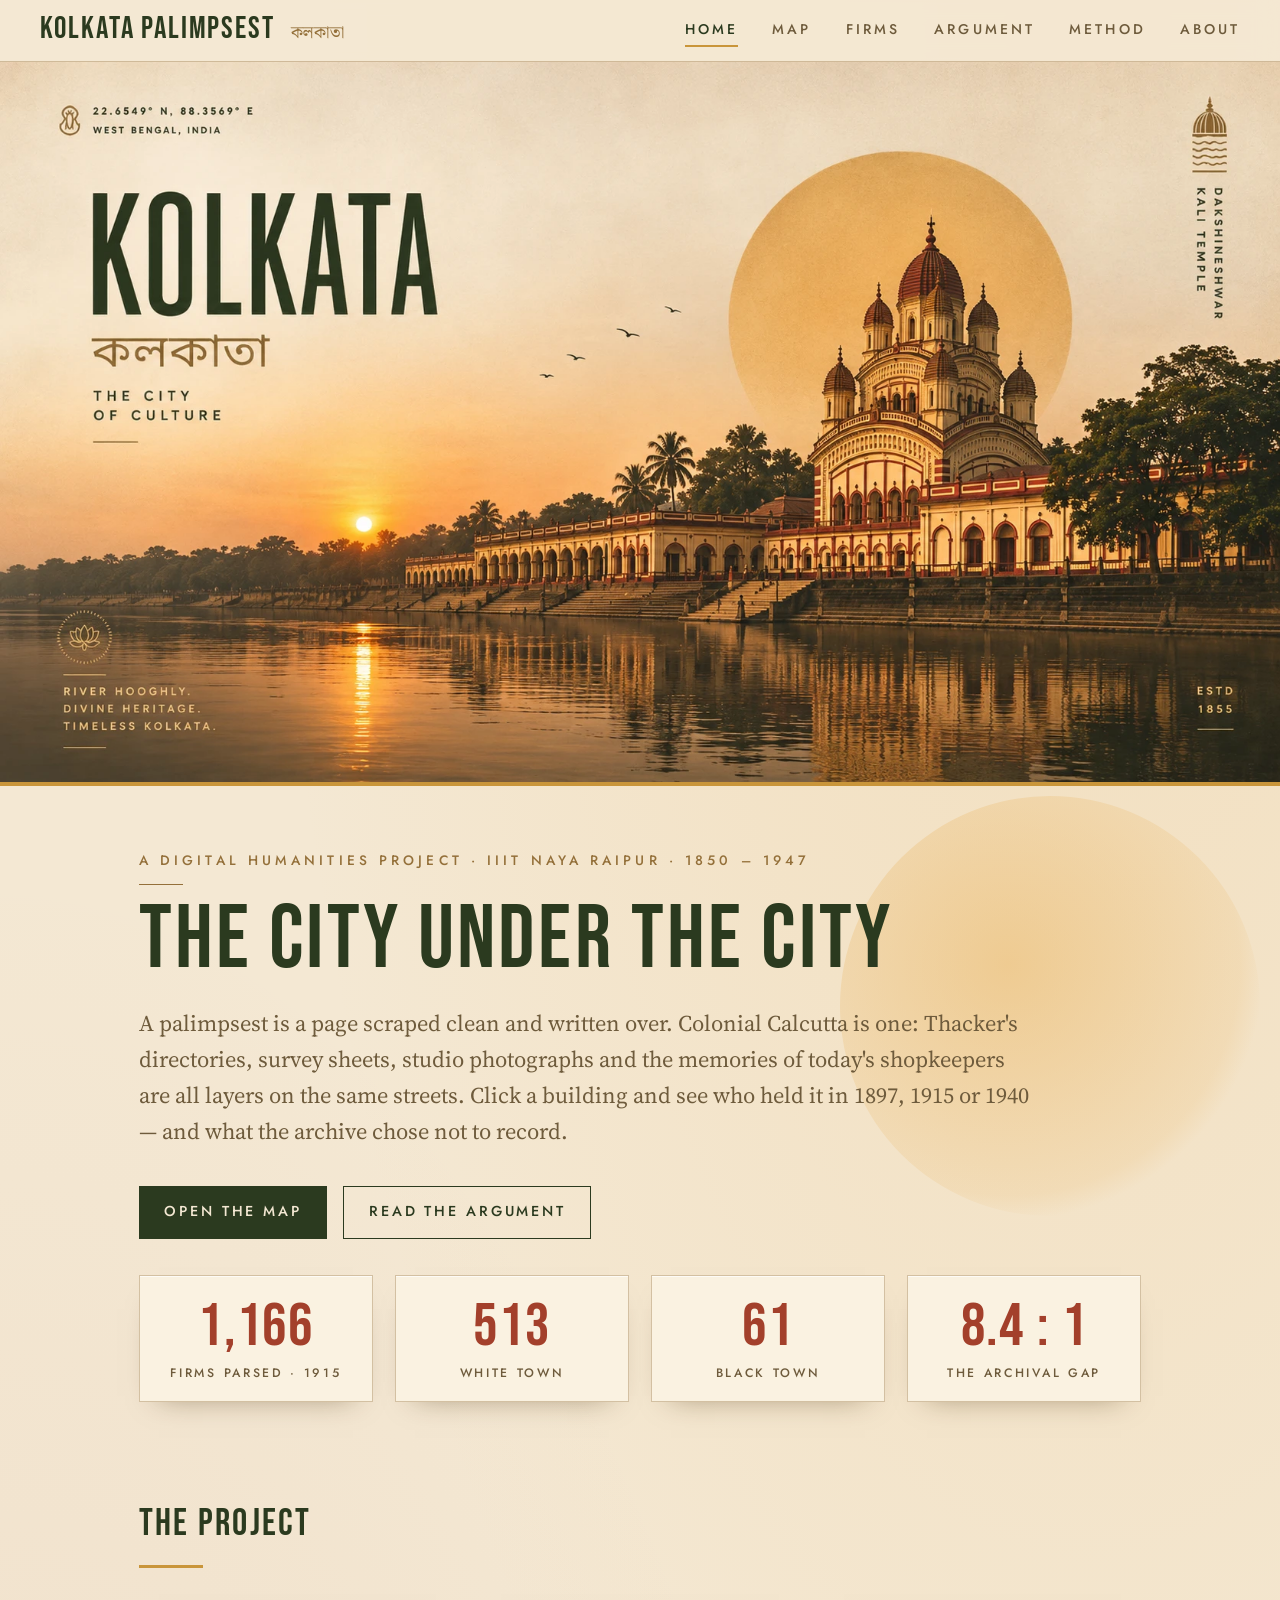
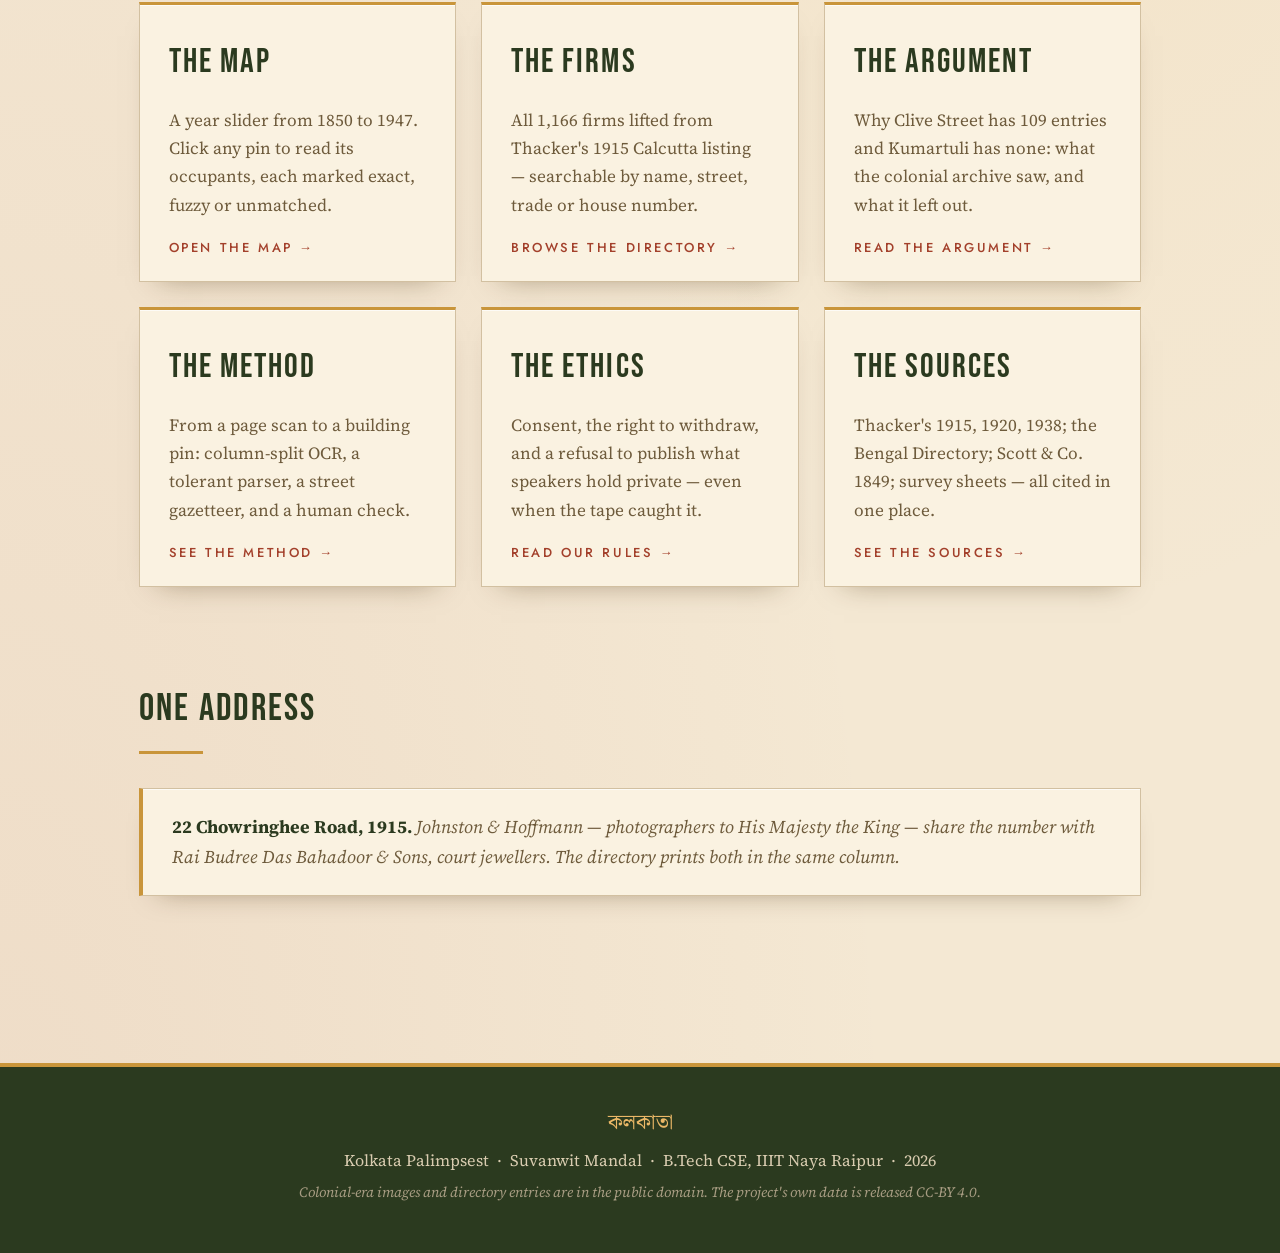
<file: web/index.html>
<!doctype html>
<html lang="en">
<head>
  <meta charset="utf-8">
  <title>Kolkata Palimpsest — Colonial Calcutta, street by street</title>
  <meta name="viewport" content="width=device-width, initial-scale=1">
  <link rel="stylesheet" href="assets/style.css?v=4">
</head>
<body>

<header class="top">
  <a href="index.html" class="brand"><b>Kolkata Palimpsest</b><span>কলকাতা</span></a>
  <nav class="top-nav">
    <a href="index.html" aria-current="page">Home</a>
    <a href="map.html">Map</a>
    <a href="firms.html">Firms</a>
    <a href="argument.html">Argument</a>
    <a href="method.html">Method</a>
    <a href="about.html">About</a>
  </nav>
</header>

<!-- The front image: shown whole, full width, nothing placed over it. -->
<figure class="front">
  <img src="assets/kolkata-front.webp?v=4" alt="KOLKATA, কলকাতা — the city of culture. Dakshineswar Kali Temple on the River Hooghly at sunset.">
</figure>

<main class="page sunny">

  <div class="eyebrow">A Digital Humanities project · IIIT Naya Raipur · 1850 – 1947</div>
  <h1>The city under the city</h1>
  <p class="lead">A palimpsest is a page scraped clean and written over. Colonial Calcutta is one: Thacker's directories, survey sheets, studio photographs and the memories of today's shopkeepers are all layers on the same streets. Click a building and see who held it in 1897, 1915 or 1940 — and what the archive chose not to record.</p>
  <div class="cta">
    <a class="btn" href="map.html">Open the map</a>
    <a class="btn ghost" href="argument.html">Read the argument</a>
  </div>

  <div class="stats">
    <div class="stat"><div class="n">1,166</div><div class="k">Firms parsed · 1915</div></div>
    <div class="stat"><div class="n">513</div><div class="k">White Town</div></div>
    <div class="stat"><div class="n">61</div><div class="k">Black Town</div></div>
    <div class="stat"><div class="n">8.4 : 1</div><div class="k">The archival gap</div></div>
  </div>

  <h2>The Project</h2>
  <div class="cards">
    <a class="card" href="map.html">
      <h3>The Map</h3>
      <p>A year slider from 1850 to 1947. Click any pin to read its occupants, each marked exact, fuzzy or unmatched.</p>
      <span class="more">Open the map →</span>
    </a>
    <a class="card" href="firms.html">
      <h3>The Firms</h3>
      <p>All 1,166 firms lifted from Thacker's 1915 Calcutta listing — searchable by name, street, trade or house number.</p>
      <span class="more">Browse the directory →</span>
    </a>
    <a class="card" href="argument.html">
      <h3>The Argument</h3>
      <p>Why Clive Street has 109 entries and Kumartuli has none: what the colonial archive saw, and what it left out.</p>
      <span class="more">Read the argument →</span>
    </a>
    <a class="card" href="method.html">
      <h3>The Method</h3>
      <p>From a page scan to a building pin: column-split OCR, a tolerant parser, a street gazetteer, and a human check.</p>
      <span class="more">See the method →</span>
    </a>
    <a class="card" href="about.html#ethics">
      <h3>The Ethics</h3>
      <p>Consent, the right to withdraw, and a refusal to publish what speakers hold private — even when the tape caught it.</p>
      <span class="more">Read our rules →</span>
    </a>
    <a class="card" href="about.html#sources">
      <h3>The Sources</h3>
      <p>Thacker's 1915, 1920, 1938; the Bengal Directory; Scott &amp; Co. 1849; survey sheets — all cited in one place.</p>
      <span class="more">See the sources →</span>
    </a>
  </div>

  <h2>One Address</h2>
  <div class="aside">
    <strong>22 Chowringhee Road, 1915.</strong> Johnston &amp; Hoffmann — photographers to His Majesty the King — share the number with Rai Budree Das Bahadoor &amp; Sons, court jewellers. The directory prints both in the same column.
  </div>

</main>

<footer>
  <span class="bn">কলকাতা</span>
  <div>Kolkata Palimpsest &nbsp;·&nbsp; Suvanwit Mandal &nbsp;·&nbsp; B.Tech CSE, IIIT Naya Raipur &nbsp;·&nbsp; 2026</div>
  <div class="fine">Colonial-era images and directory entries are in the public domain. The project's own data is released CC-BY 4.0.</div>
</footer>

</body>
</html>
</file>
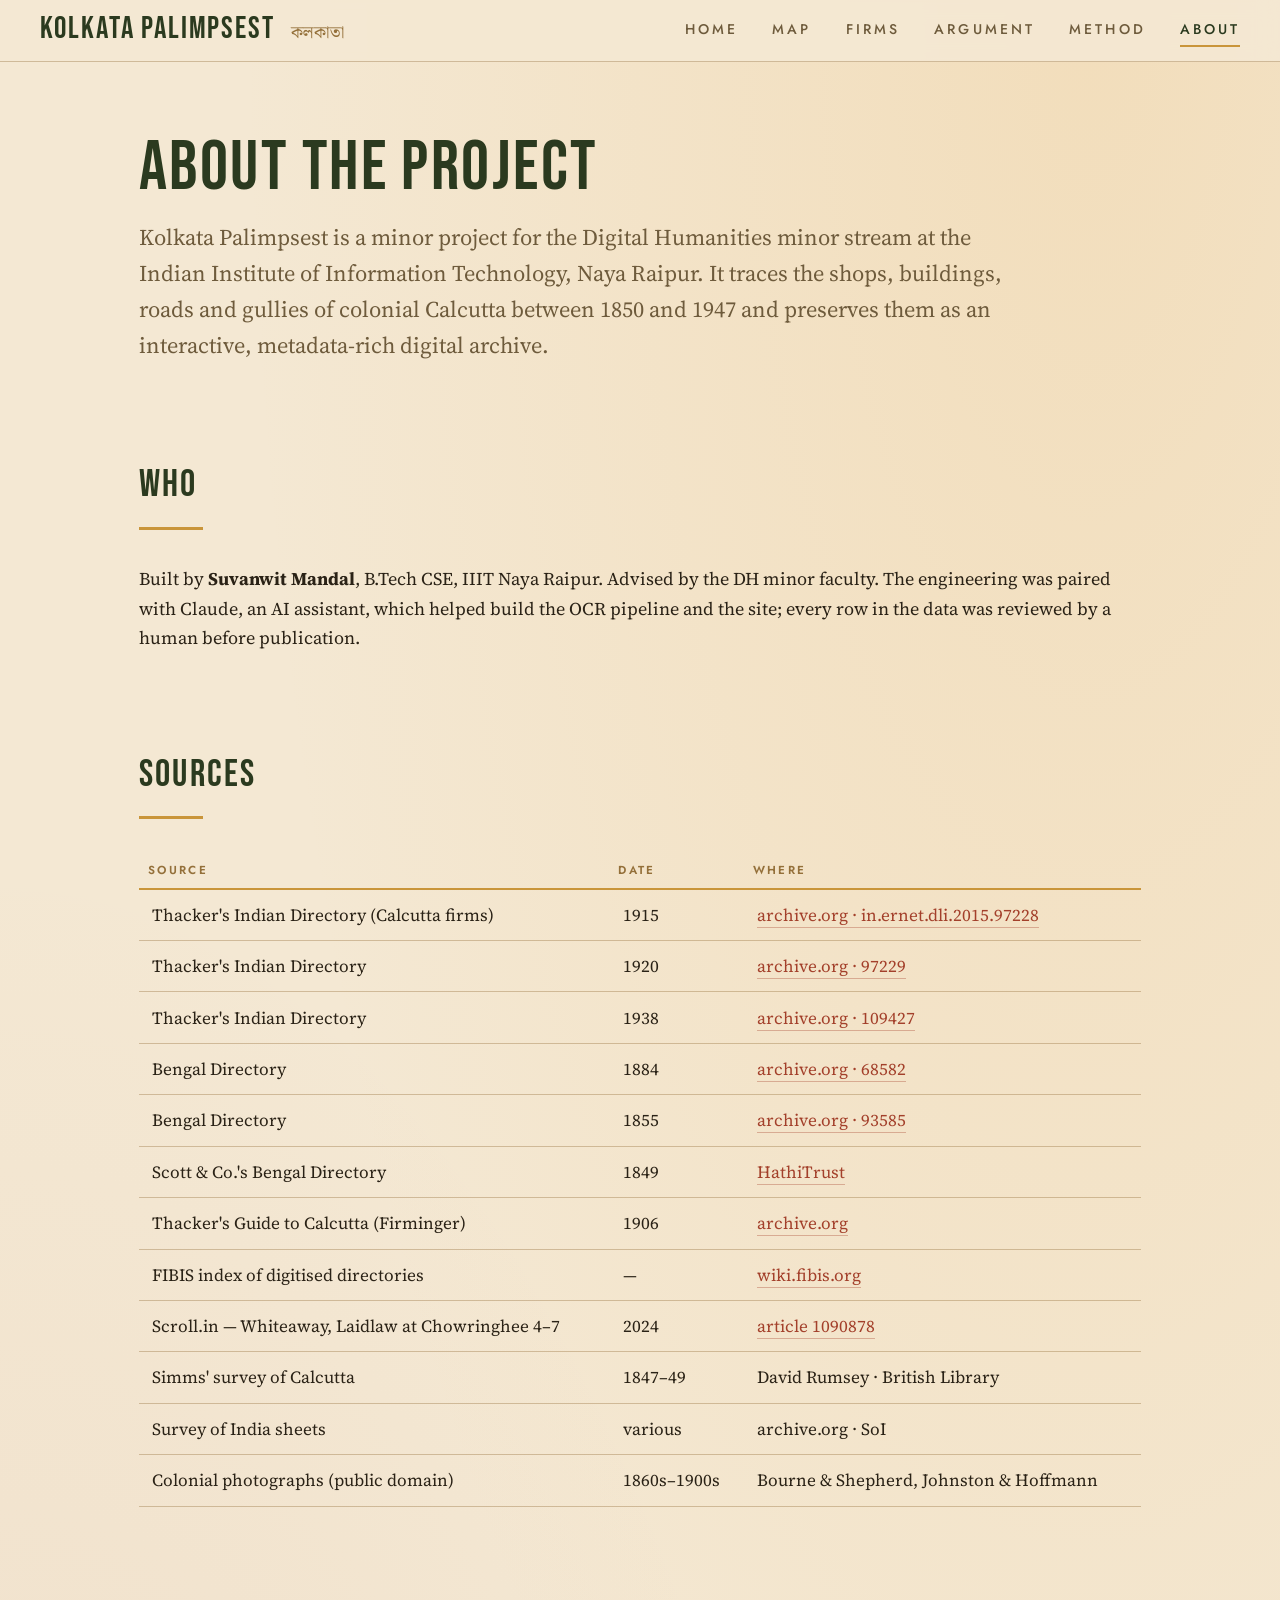
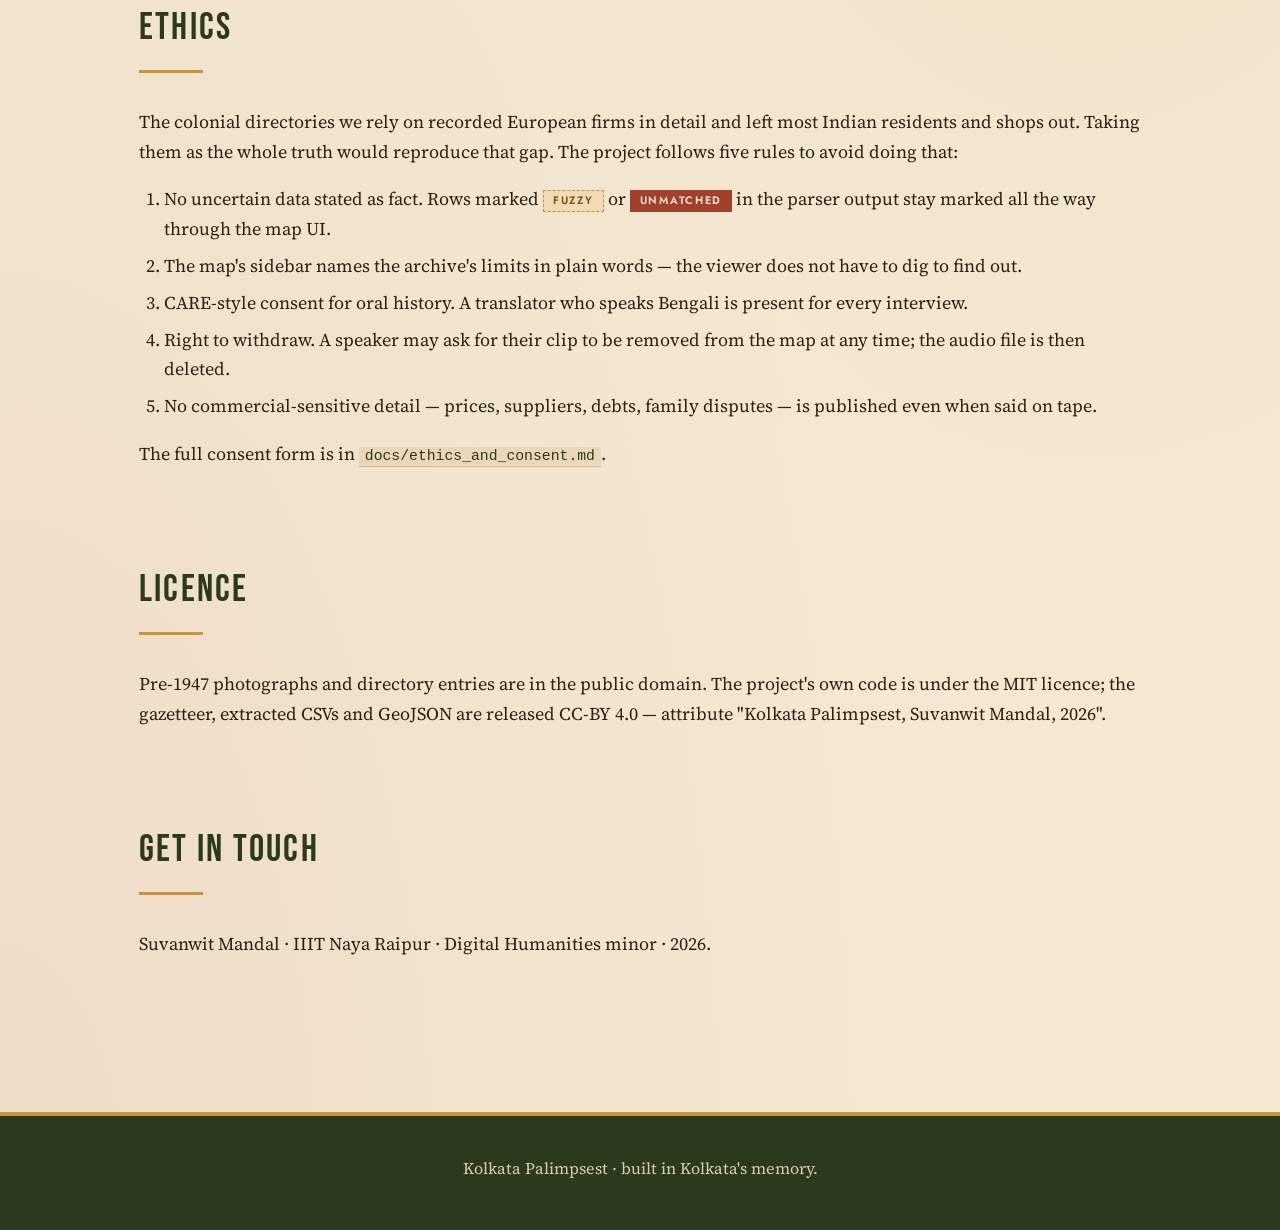
<file: web/about.html>
<!doctype html>
<html lang="en">
<head>
  <meta charset="utf-8">
  <title>About — Kolkata Palimpsest</title>
  <meta name="viewport" content="width=device-width, initial-scale=1">
  <link rel="stylesheet" href="assets/style.css?v=4">
</head>
<body>

<header class="top">
  <a href="index.html" class="brand"><b>Kolkata Palimpsest</b><span>কলকাতা</span></a>
  <nav class="top-nav">
    <a href="index.html">Home</a>
    <a href="map.html">Map</a>
    <a href="firms.html">Firms</a>
    <a href="argument.html">Argument</a>
    <a href="method.html">Method</a>
    <a href="about.html" aria-current="page">About</a>
  </nav>
</header>

<main class="page">

  <h1 class="glass-title sm">About the project</h1>
  <p class="lead">Kolkata Palimpsest is a minor project for the Digital Humanities minor stream at the Indian Institute of Information Technology, Naya Raipur. It traces the shops, buildings, roads and gullies of colonial Calcutta between 1850 and 1947 and preserves them as an interactive, metadata-rich digital archive.</p>

  <h2>Who</h2>
  <p>Built by <strong>Suvanwit Mandal</strong>, B.Tech CSE, IIIT Naya Raipur. Advised by the DH minor faculty. The engineering was paired with Claude, an AI assistant, which helped build the OCR pipeline and the site; every row in the data was reviewed by a human before publication.</p>

  <h2 id="sources">Sources</h2>
  <table class="ledger">
    <thead><tr><th>Source</th><th>Date</th><th>Where</th></tr></thead>
    <tbody>
      <tr><td>Thacker's Indian Directory (Calcutta firms)</td><td>1915</td><td><a href="https://archive.org/details/in.ernet.dli.2015.97228">archive.org · in.ernet.dli.2015.97228</a></td></tr>
      <tr><td>Thacker's Indian Directory</td><td>1920</td><td><a href="https://archive.org/details/in.ernet.dli.2015.97229">archive.org · 97229</a></td></tr>
      <tr><td>Thacker's Indian Directory</td><td>1938</td><td><a href="https://archive.org/details/in.ernet.dli.2015.109427">archive.org · 109427</a></td></tr>
      <tr><td>Bengal Directory</td><td>1884</td><td><a href="https://archive.org/details/in.ernet.dli.2015.68582">archive.org · 68582</a></td></tr>
      <tr><td>Bengal Directory</td><td>1855</td><td><a href="https://archive.org/details/in.ernet.dli.2015.93585">archive.org · 93585</a></td></tr>
      <tr><td>Scott &amp; Co.'s Bengal Directory</td><td>1849</td><td><a href="http://hdl.handle.net/2027/hvd.32044088755111">HathiTrust</a></td></tr>
      <tr><td>Thacker's Guide to Calcutta (Firminger)</td><td>1906</td><td><a href="https://archive.org/details/thackersguidetoc00firm">archive.org</a></td></tr>
      <tr><td>FIBIS index of digitised directories</td><td>—</td><td><a href="https://wiki.fibis.org/w/Directories_online">wiki.fibis.org</a></td></tr>
      <tr><td>Scroll.in — Whiteaway, Laidlaw at Chowringhee 4–7</td><td>2024</td><td><a href="https://scroll.in/article/1090878">article 1090878</a></td></tr>
      <tr><td>Simms' survey of Calcutta</td><td>1847–49</td><td>David Rumsey · British Library</td></tr>
      <tr><td>Survey of India sheets</td><td>various</td><td>archive.org · SoI</td></tr>
      <tr><td>Colonial photographs (public domain)</td><td>1860s–1900s</td><td>Bourne &amp; Shepherd, Johnston &amp; Hoffmann</td></tr>
    </tbody>
  </table>

  <h2 id="ethics">Ethics</h2>
  <p>The colonial directories we rely on recorded European firms in detail and left most Indian residents and shops out. Taking them as the whole truth would reproduce that gap. The project follows five rules to avoid doing that:</p>
  <ol>
    <li>No uncertain data stated as fact. Rows marked <span class="pill fuzzy">fuzzy</span> or <span class="pill unmatched">unmatched</span> in the parser output stay marked all the way through the map UI.</li>
    <li>The map's sidebar names the archive's limits in plain words — the viewer does not have to dig to find out.</li>
    <li>CARE-style consent for oral history. A translator who speaks Bengali is present for every interview.</li>
    <li>Right to withdraw. A speaker may ask for their clip to be removed from the map at any time; the audio file is then deleted.</li>
    <li>No commercial-sensitive detail — prices, suppliers, debts, family disputes — is published even when said on tape.</li>
  </ol>
  <p>The full consent form is in <a href="https://github.com/suvanwit25100-rgb/Timeless-India/blob/main/docs/ethics_and_consent.md"><code>docs/ethics_and_consent.md</code></a>.</p>

  <h2>Licence</h2>
  <p>Pre-1947 photographs and directory entries are in the public domain. The project's own code is under the MIT licence; the gazetteer, extracted CSVs and GeoJSON are released CC-BY 4.0 — attribute "Kolkata Palimpsest, Suvanwit Mandal, 2026".</p>

  <h2>Get in touch</h2>
  <p>Suvanwit Mandal · IIIT Naya Raipur · Digital Humanities minor · 2026.</p>

</main>

<footer>
  Kolkata Palimpsest · built in Kolkata's memory.
</footer>

</body>
</html>
</file>
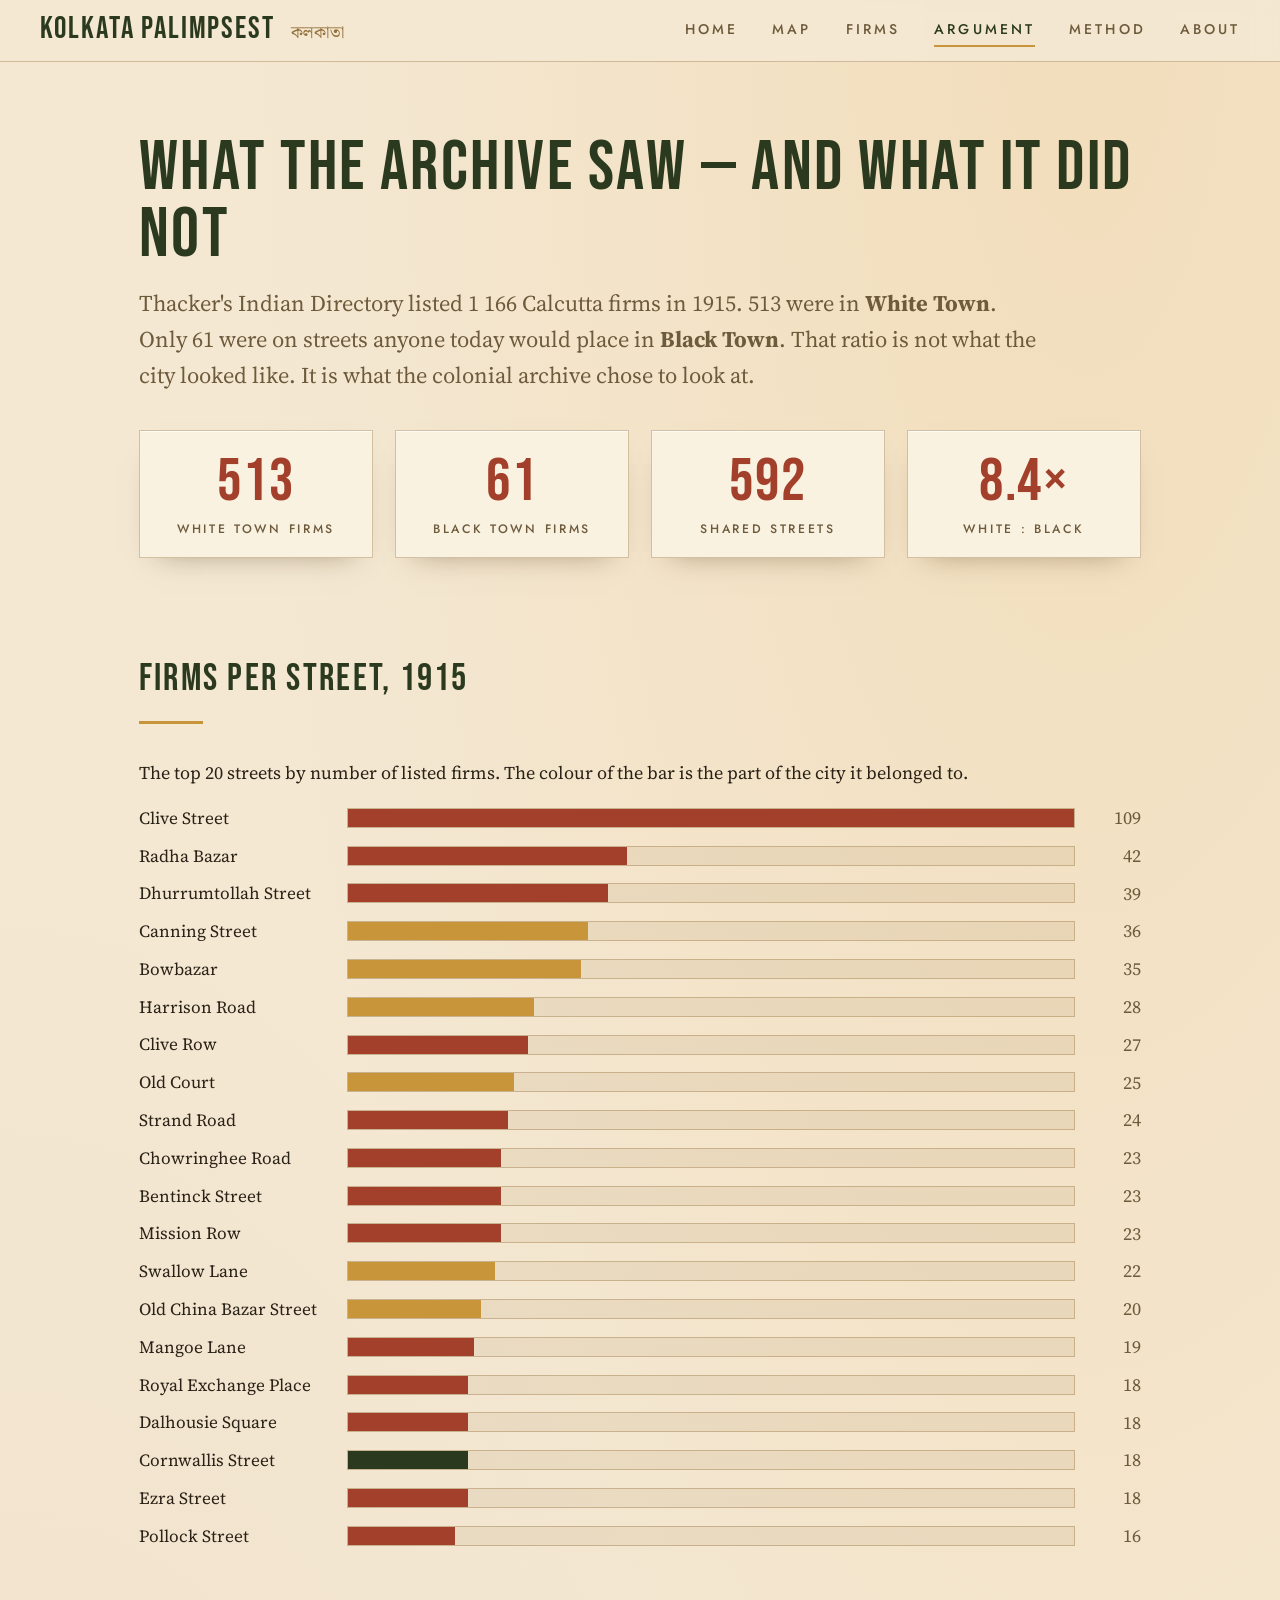
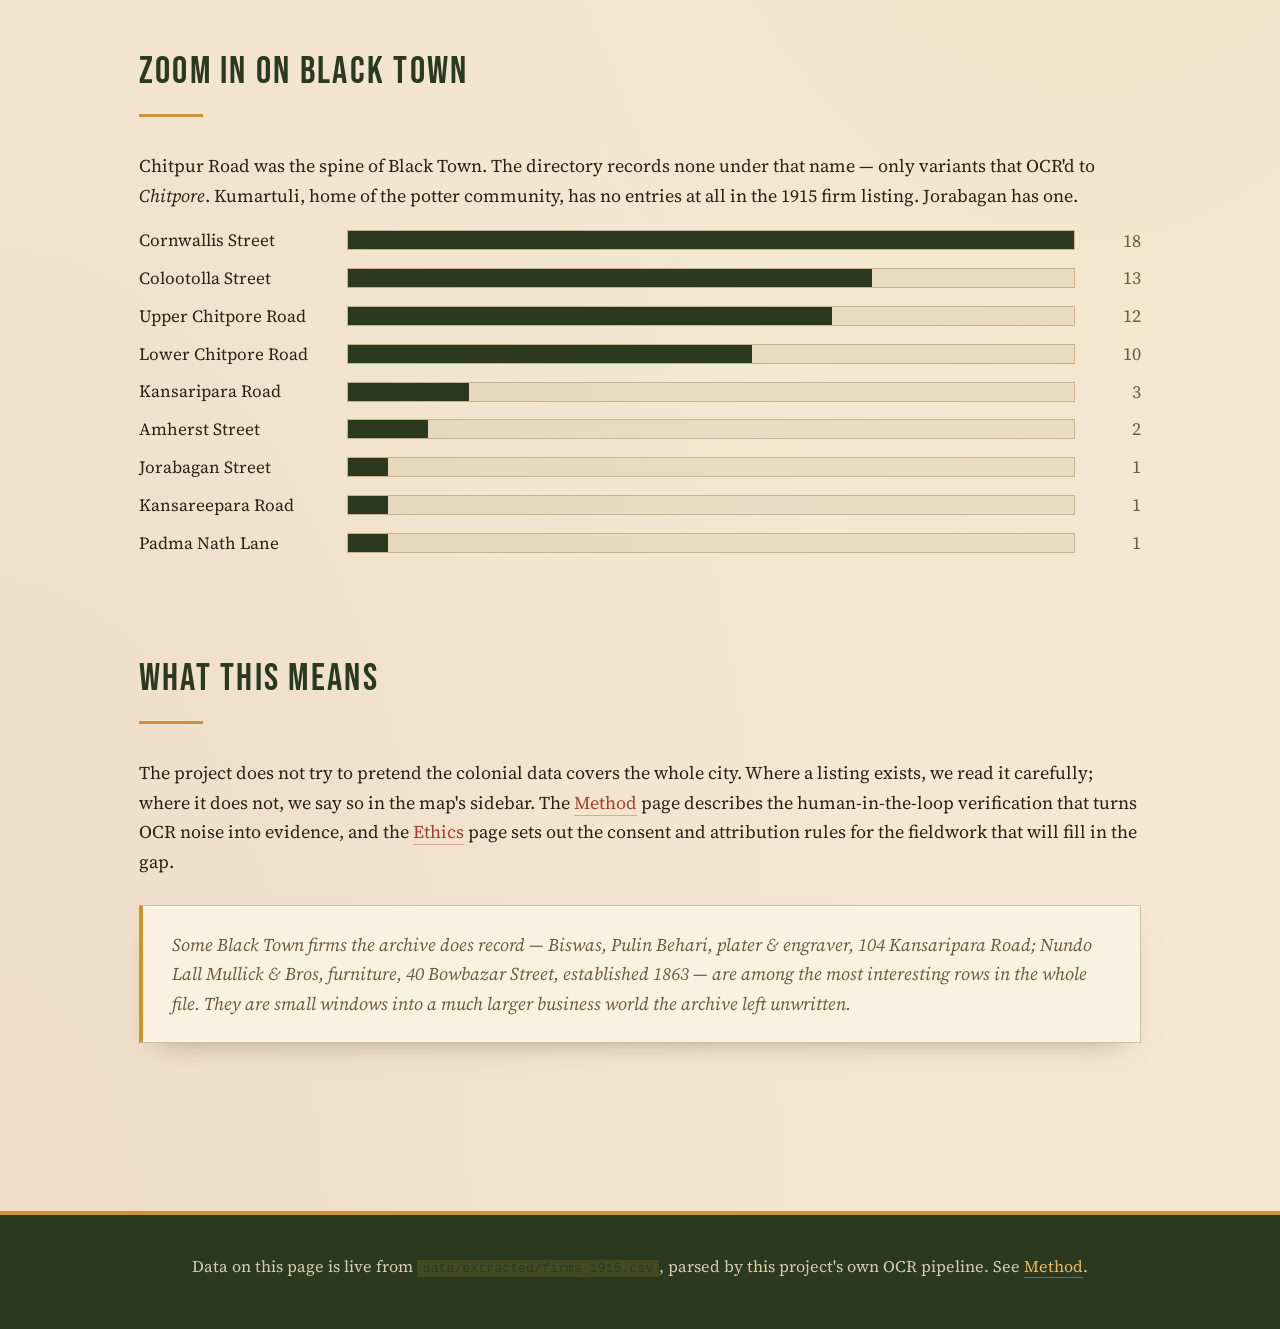
<file: web/argument.html>
<!doctype html>
<html lang="en">
<head>
  <meta charset="utf-8">
  <title>The archival argument — Kolkata Palimpsest</title>
  <meta name="viewport" content="width=device-width, initial-scale=1">
  <link rel="stylesheet" href="assets/style.css?v=4">
</head>
<body>

<header class="top">
  <a href="index.html" class="brand"><b>Kolkata Palimpsest</b><span>কলকাতা</span></a>
  <nav class="top-nav">
    <a href="index.html">Home</a>
    <a href="map.html">Map</a>
    <a href="firms.html">Firms</a>
    <a href="argument.html" aria-current="page">Argument</a>
    <a href="method.html">Method</a>
    <a href="about.html">About</a>
  </nav>
</header>

<main class="page">

  <h1 class="glass-title sm">What the archive saw — and what it did not</h1>
  <p class="lead">Thacker's Indian Directory listed 1 166 Calcutta firms in 1915. 513 were in <strong>White Town</strong>. Only 61 were on streets anyone today would place in <strong>Black Town</strong>. That ratio is not what the city looked like. It is what the colonial archive chose to look at.</p>

  <div class="stats">
    <div class="stat"><div class="n">513</div><div class="k">White Town firms</div></div>
    <div class="stat"><div class="n">61</div><div class="k">Black Town firms</div></div>
    <div class="stat"><div class="n">592</div><div class="k">Shared streets</div></div>
    <div class="stat"><div class="n">8.4×</div><div class="k">White : Black</div></div>
  </div>

  <h2>Firms per street, 1915</h2>
  <p>The top 20 streets by number of listed firms. The colour of the bar is the part of the city it belonged to.</p>
  <div id="chart"></div>

  <h2>Zoom in on Black Town</h2>
  <p>Chitpur Road was the spine of Black Town. The directory records none under that name — only variants that OCR'd to <em>Chitpore</em>. Kumartuli, home of the potter community, has no entries at all in the 1915 firm listing. Jorabagan has one.</p>
  <div id="black-chart"></div>

  <h2>What this means</h2>
  <p>
    The project does not try to pretend the colonial data covers the whole city. Where a listing exists, we read it carefully; where it does not, we say so in the map's sidebar. The <a href="method.html">Method</a> page describes the human-in-the-loop verification that turns OCR noise into evidence, and the <a href="about.html#ethics">Ethics</a> page sets out the consent and attribution rules for the fieldwork that will fill in the gap.
  </p>
  <div class="aside">
    Some Black Town firms the archive does record — Biswas, Pulin Behari, plater &amp; engraver, 104 Kansaripara Road; Nundo Lall Mullick &amp; Bros, furniture, 40 Bowbazar Street, established 1863 — are among the most interesting rows in the whole file. They are small windows into a much larger business world the archive left unwritten.
  </div>

</main>

<footer>
  Data on this page is live from <code>data/extracted/firms_1915.csv</code>, parsed by this project's own OCR pipeline. See <a href="method.html">Method</a>.
</footer>

<script>
const stats = {"total": 1166, "by_town": {"shared": 592, "White": 513, "Black": 61}, "top20": [{"street": "Clive Street", "town": "White", "n": 109}, {"street": "Radha Bazar", "town": "White", "n": 42}, {"street": "Dhurrumtollah Street", "town": "White", "n": 39}, {"street": "Canning Street", "town": "shared", "n": 36}, {"street": "Bowbazar", "town": "shared", "n": 35}, {"street": "Harrison Road", "town": "shared", "n": 28}, {"street": "Clive Row", "town": "White", "n": 27}, {"street": "Old Court", "town": "shared", "n": 25}, {"street": "Strand Road", "town": "White", "n": 24}, {"street": "Chowringhee Road", "town": "White", "n": 23}, {"street": "Bentinck Street", "town": "White", "n": 23}, {"street": "Mission Row", "town": "White", "n": 23}, {"street": "Swallow Lane", "town": "shared", "n": 22}, {"street": "Old China Bazar Street", "town": "shared", "n": 20}, {"street": "Mangoe Lane", "town": "White", "n": 19}, {"street": "Royal Exchange Place", "town": "White", "n": 18}, {"street": "Dalhousie Square", "town": "White", "n": 18}, {"street": "Cornwallis Street", "town": "Black", "n": 18}, {"street": "Ezra Street", "town": "White", "n": 18}, {"street": "Pollock Street", "town": "White", "n": 16}], "black": {"Cornwallis Street": 18, "Colootolla Street": 13, "Upper Chitpore Road": 12, "Lower Chitpore Road": 10, "Kansaripara Road": 3, "Amherst Street": 2, "Jorabagan Street": 1, "Kansareepara Road": 1, "Padma Nath Lane": 1}};
function barRow(o, max){
  const pct = (o.n / max * 100).toFixed(1);
  return `<div class="bar-row ${o.town}"><div class="label">${o.street}</div><div class="bar"><span style="width:${pct}%"></span></div><div class="count">${o.n}</div></div>`;
}
(function(){
  const top = stats.top20; const max = top[0].n;
  document.getElementById('chart').innerHTML = top.map(o => barRow(o, max)).join('');
  const b = Object.entries(stats.black).sort((a,b)=>b[1]-a[1]).map(([s,n])=>({street:s, town:'Black', n}));
  const bmax = Math.max(...b.map(x=>x.n), 1);
  document.getElementById('black-chart').innerHTML = b.map(o => barRow(o, bmax)).join('') ||
    '<p><em>No entries found.</em></p>';
})();
</script>
</body>
</html>
</file>
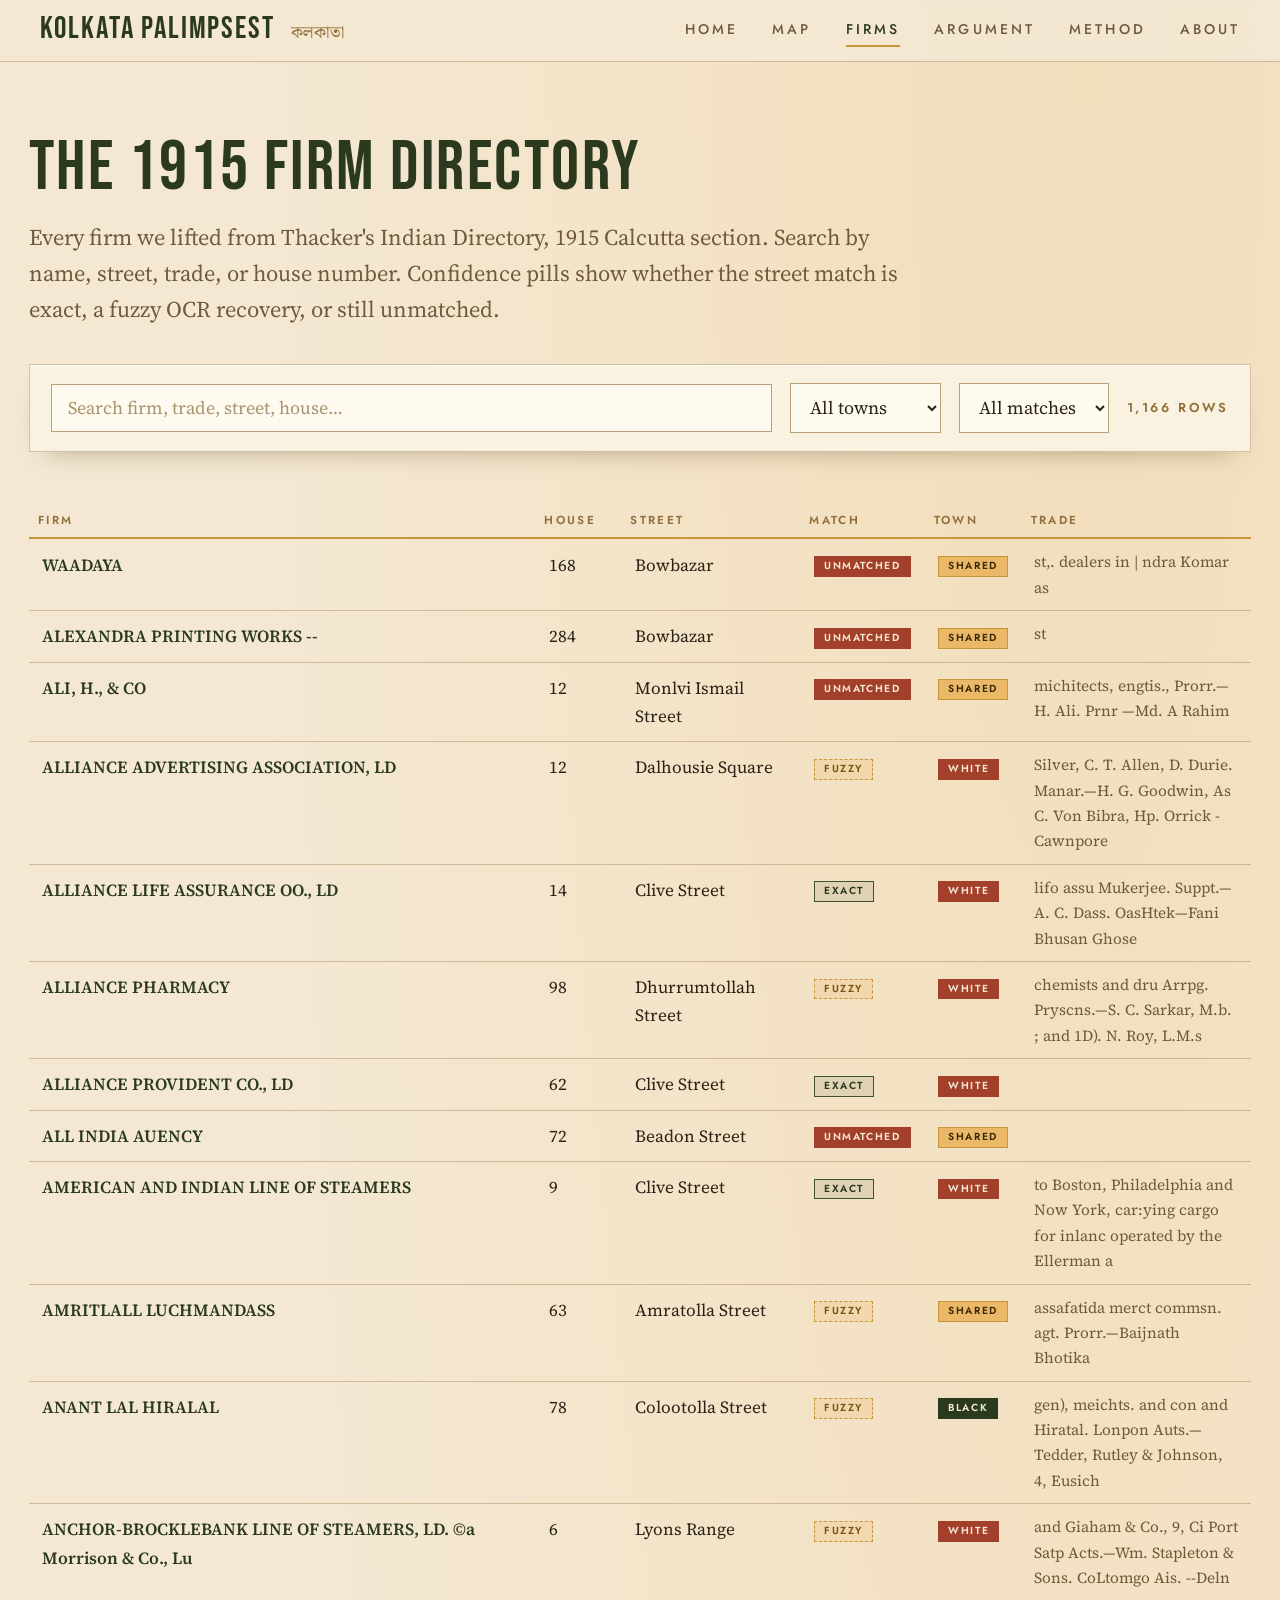
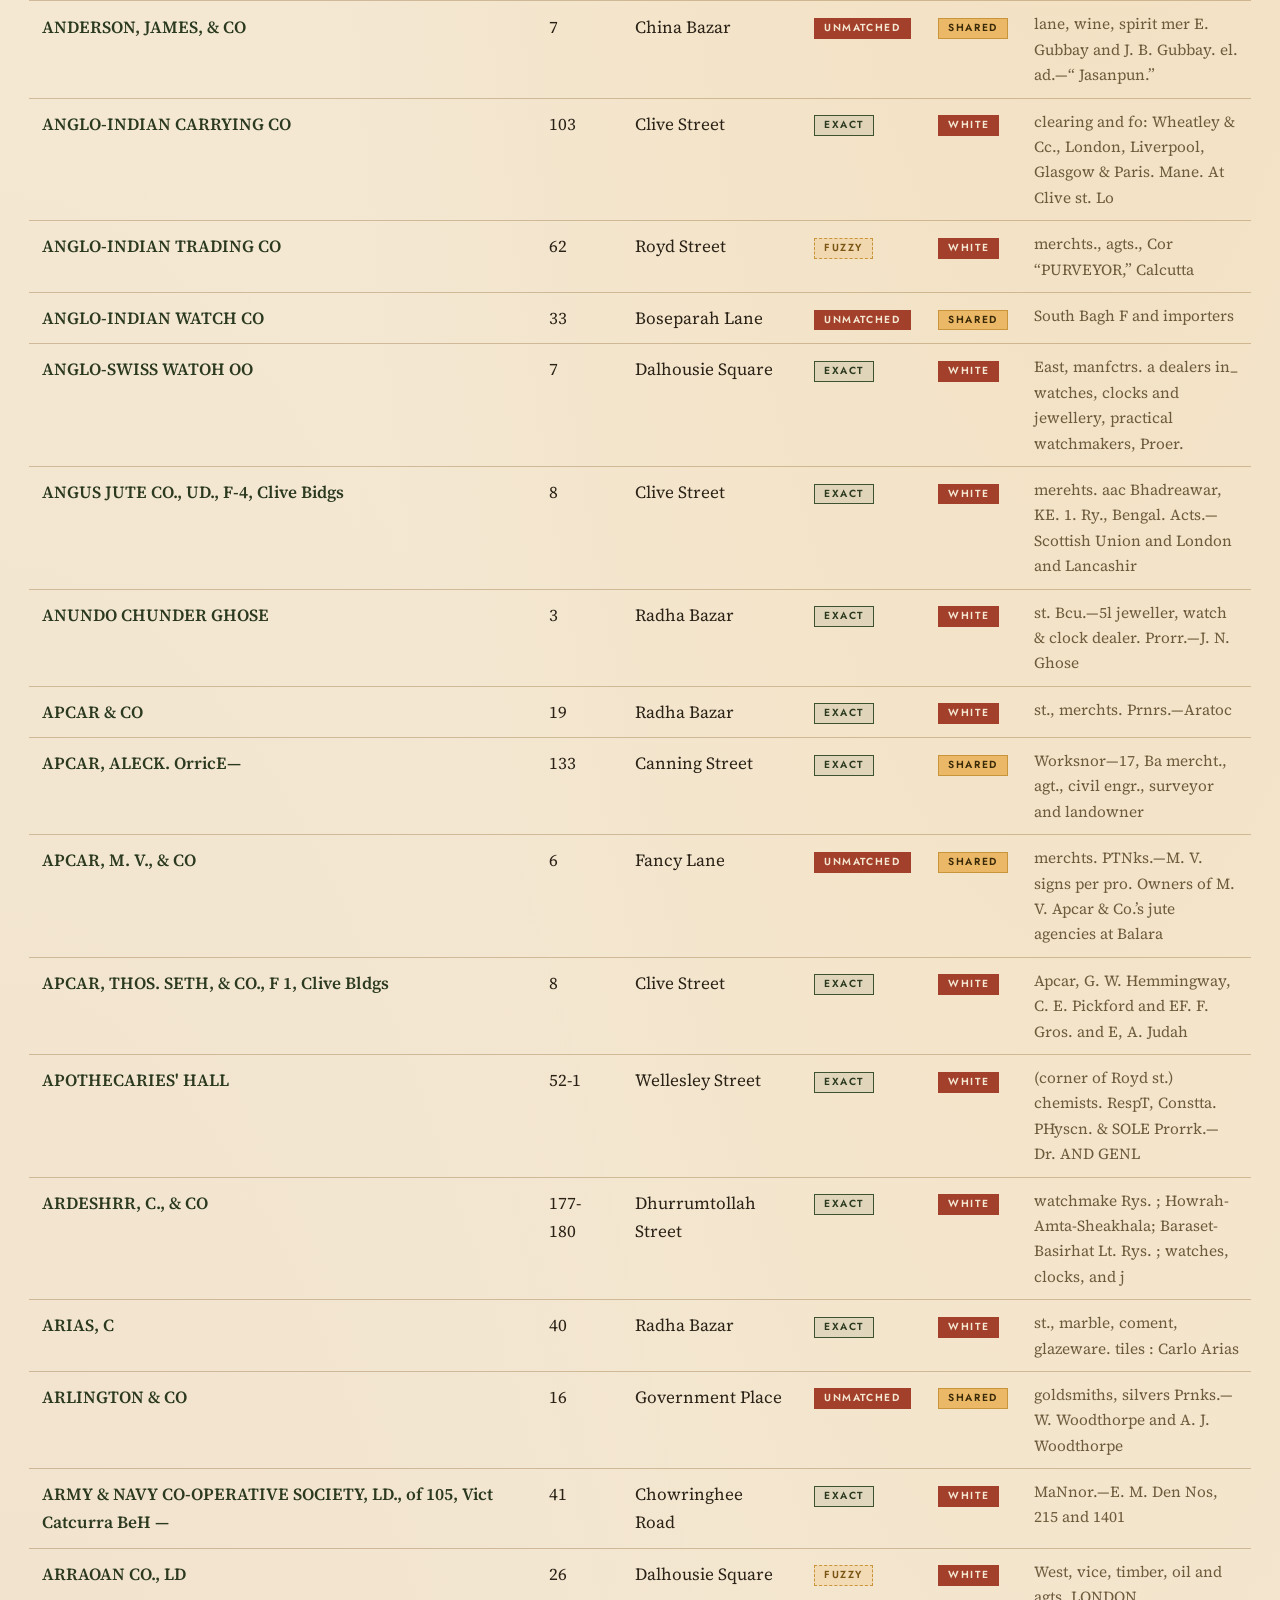
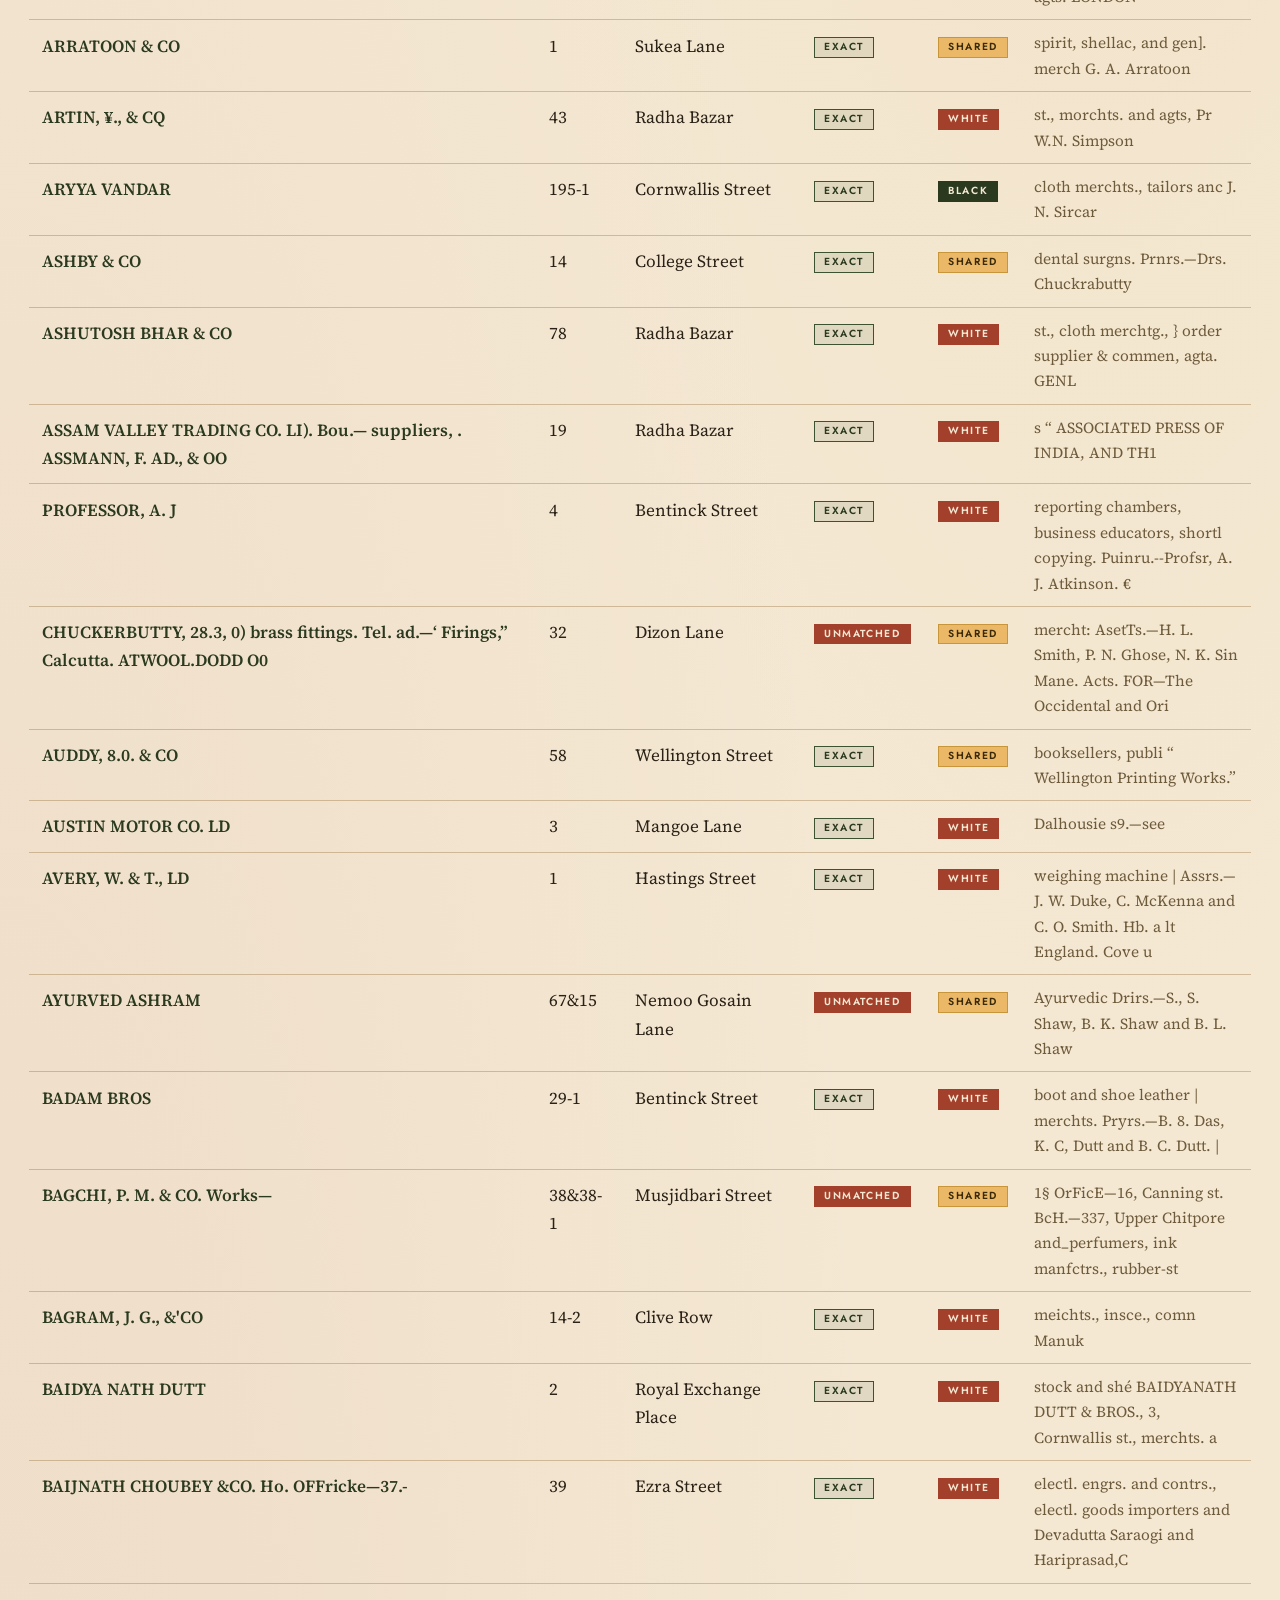
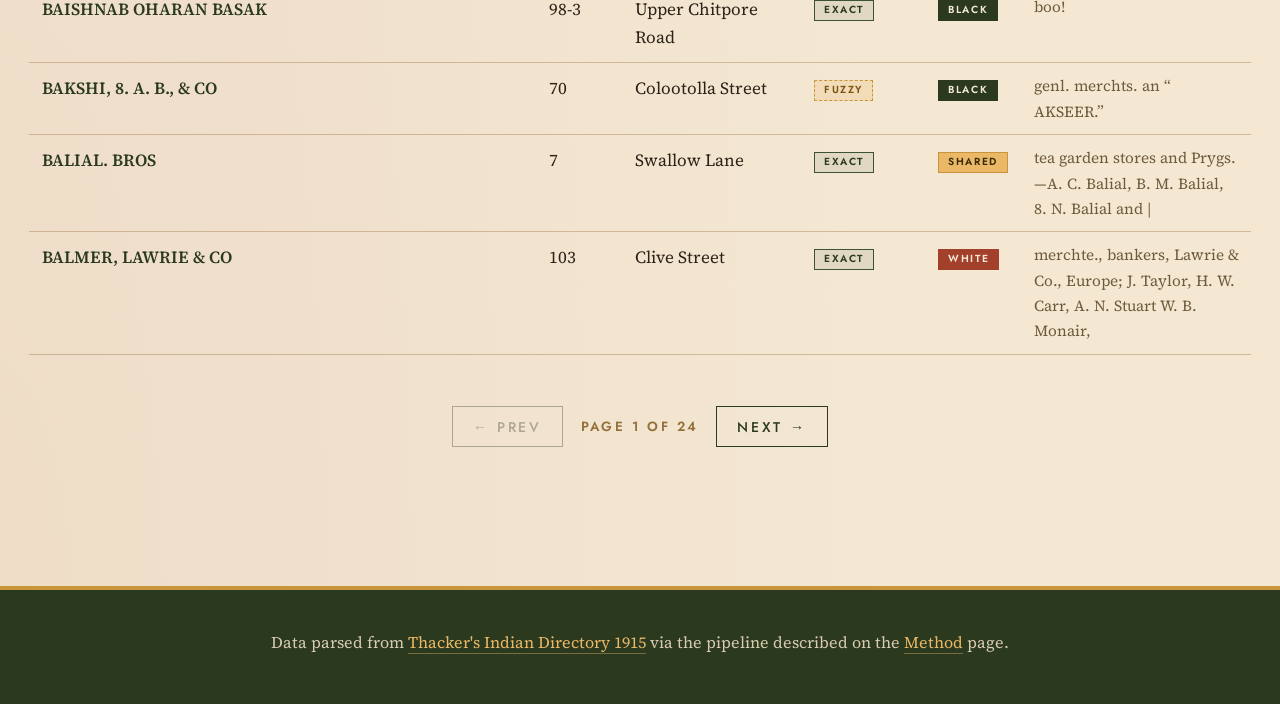
<file: web/firms.html>
<!doctype html>
<html lang="en">
<head>
  <meta charset="utf-8">
  <title>Firms — Kolkata Palimpsest</title>
  <meta name="viewport" content="width=device-width, initial-scale=1">
  <link rel="stylesheet" href="assets/style.css?v=4">
  <style>
    .filters { display: flex; gap: 1em; flex-wrap: wrap; align-items: center; margin: 1em 0 1.5em; padding: 1em 1.2em; }
    .count { font: 600 .72em var(--sans); color: var(--brown); letter-spacing: .2em; text-transform: uppercase; margin-left: auto; }
    td.firm { font-weight: 600; color: var(--green); }
    td.trade { color: var(--ink-soft); font-size: .9em; max-width: 36ch; }
    td.hn { font-variant-numeric: tabular-nums; }
    .tablewrap { overflow-x: auto; }
    .pagebar { display: flex; justify-content: center; align-items: center; gap: 1em; margin: 1.5em 0 0; }
    .pagebar button { font: 500 .78em var(--sans); letter-spacing: .2em; text-transform: uppercase; padding: .7em 1.4em; border: 1px solid var(--green); background: transparent; color: var(--green); cursor: pointer; }
    .pagebar button:hover:not(:disabled) { background: var(--green); color: var(--paper); }
    .pagebar button:disabled { opacity: .35; cursor: default; }
  </style>
</head>
<body>

<header class="top">
  <a href="index.html" class="brand"><b>Kolkata Palimpsest</b><span>কলকাতা</span></a>
  <nav class="top-nav">
    <a href="index.html">Home</a>
    <a href="map.html">Map</a>
    <a href="firms.html" aria-current="page">Firms</a>
    <a href="argument.html">Argument</a>
    <a href="method.html">Method</a>
    <a href="about.html">About</a>
  </nav>
</header>

<main class="page wide">
  <h1 class="glass-title sm">The 1915 Firm Directory</h1>
  <p class="lead">Every firm we lifted from Thacker's Indian Directory, 1915 Calcutta section. Search by name, street, trade, or house number. Confidence pills show whether the street match is exact, a fuzzy OCR recovery, or still unmatched.</p>

  <div class="filters">
    <input id="q" placeholder="Search firm, trade, street, house…" style="flex:1; min-width:260px;">
    <select id="town">
      <option value="">All towns</option>
      <option value="White">White Town</option>
      <option value="Black">Black Town</option>
      <option value="shared">Shared</option>
    </select>
    <select id="conf">
      <option value="">All matches</option>
      <option value="exact">Exact</option>
      <option value="fuzzy">Fuzzy</option>
      <option value="unmatched">Unmatched</option>
    </select>
    <span class="count" id="count">— rows</span>
  </div>

  <div class="tablewrap"><table class="ledger">
    <thead><tr>
      <th>Firm</th><th>House</th><th>Street</th><th>Match</th><th>Town</th><th>Trade</th>
    </tr></thead>
    <tbody id="body"></tbody>
  </table></div>

  <div class="pagebar">
    <button id="prev">← Prev</button>
    <span id="pageinfo" style="font:600 .74em var(--sans);letter-spacing:.18em;color:var(--brown);text-transform:uppercase;"></span>
    <button id="next">Next →</button>
  </div>
</main>

<footer>
  Data parsed from <a href="https://archive.org/details/in.ernet.dli.2015.97228">Thacker's Indian Directory 1915</a> via the pipeline described on the <a href="method.html">Method</a> page.
</footer>

<script>
const TOWN = {
  White: new Set(["Clive Street","Clive Row","Chowringhee Road","Dhurrumtollah Street","Old Court House Street","Mission Row","Dalhousie Square","Fairlie Place","Royal Exchange Place","Strand Road","Wellesley Street","Wellesley Place","Lyons Range","Mangoe Lane","Bentinck Street","Free School Street","Lindsay Street","Pollock Street","Hare Street","Hastings Street","Ezra Street","Park Street","Chowringhee Place","Lall Bazar Street","Lall Bazar","Mott's Lane","Radha Bazar Street","Radha Bazar","Royd Street"]),
  Black: new Set(["Chitpur Road","Upper Chitpore Road","Lower Chitpore Road","Kansaripara Road","Kansareepara Road","Cornwallis Street","Jorabagan Street","Kumartuli Street","Amherst Street","Colootolla Street","Padma Nath Lane"]),
};
function townOf(s){ if(TOWN.White.has(s)) return "White"; if(TOWN.Black.has(s)) return "Black"; return "shared"; }

let rows = [];
let page = 0;
const PAGE = 50;

async function load(){
  // Parse CSV with a tolerant tiny reader
  const txt = await fetch('../data/extracted/firms_1915.csv').then(r=>r.text());
  const lines = txt.split(/\r?\n/).filter(Boolean);
  const head = parseLine(lines[0]);
  rows = lines.slice(1).map(l => {
    const o = {}; const cols = parseLine(l);
    head.forEach((k,i) => o[k] = cols[i] ?? "");
    o.town = townOf(o.street);
    return o;
  });
  render();
}
function parseLine(l){
  const out = []; let cur = ""; let q = false;
  for (let i=0;i<l.length;i++){
    const c = l[i];
    if (q){
      if (c === '"' && l[i+1] === '"'){ cur += '"'; i++; }
      else if (c === '"') q = false;
      else cur += c;
    } else {
      if (c === ','){ out.push(cur); cur = ""; }
      else if (c === '"') q = true;
      else cur += c;
    }
  }
  out.push(cur); return out;
}
const esc = s => String(s??"").replace(/[&<>]/g, c => ({'&':'&amp;','<':'&lt;','>':'&gt;'}[c]));

function filtered(){
  const q = document.getElementById('q').value.trim().toLowerCase();
  const t = document.getElementById('town').value;
  const c = document.getElementById('conf').value;
  return rows.filter(r => {
    if (t && r.town !== t) return false;
    if (c && r.match !== c) return false;
    if (q){
      const hay = (r.firm+' '+r.trade+' '+r.street+' '+r.house_no).toLowerCase();
      if (!hay.includes(q)) return false;
    }
    return true;
  });
}
function render(){
  const f = filtered();
  document.getElementById('count').textContent = f.length.toLocaleString() + ' rows';
  const pages = Math.max(1, Math.ceil(f.length / PAGE));
  if (page >= pages) page = pages - 1;
  const slice = f.slice(page*PAGE, (page+1)*PAGE);
  document.getElementById('body').innerHTML = slice.map(r => `
    <tr>
      <td class="firm">${esc(r.firm)}</td>
      <td class="hn">${esc(r.house_no)}</td>
      <td>${esc(r.street)}</td>
      <td><span class="pill ${r.match}">${esc(r.match)}</span></td>
      <td><span class="pill ${r.town}">${r.town}</span></td>
      <td class="trade">${esc(r.trade)}</td>
    </tr>`).join('');
  document.getElementById('pageinfo').textContent = `Page ${page+1} of ${pages}`;
  document.getElementById('prev').disabled = page === 0;
  document.getElementById('next').disabled = page >= pages - 1;
}
document.getElementById('q').oninput = () => { page = 0; render(); };
document.getElementById('town').onchange = () => { page = 0; render(); };
document.getElementById('conf').onchange = () => { page = 0; render(); };
document.getElementById('prev').onclick = () => { if (page > 0){ page--; render(); window.scrollTo(0,0); } };
document.getElementById('next').onclick = () => { page++; render(); window.scrollTo(0,0); };
load();
</script>
</body>
</html>
</file>
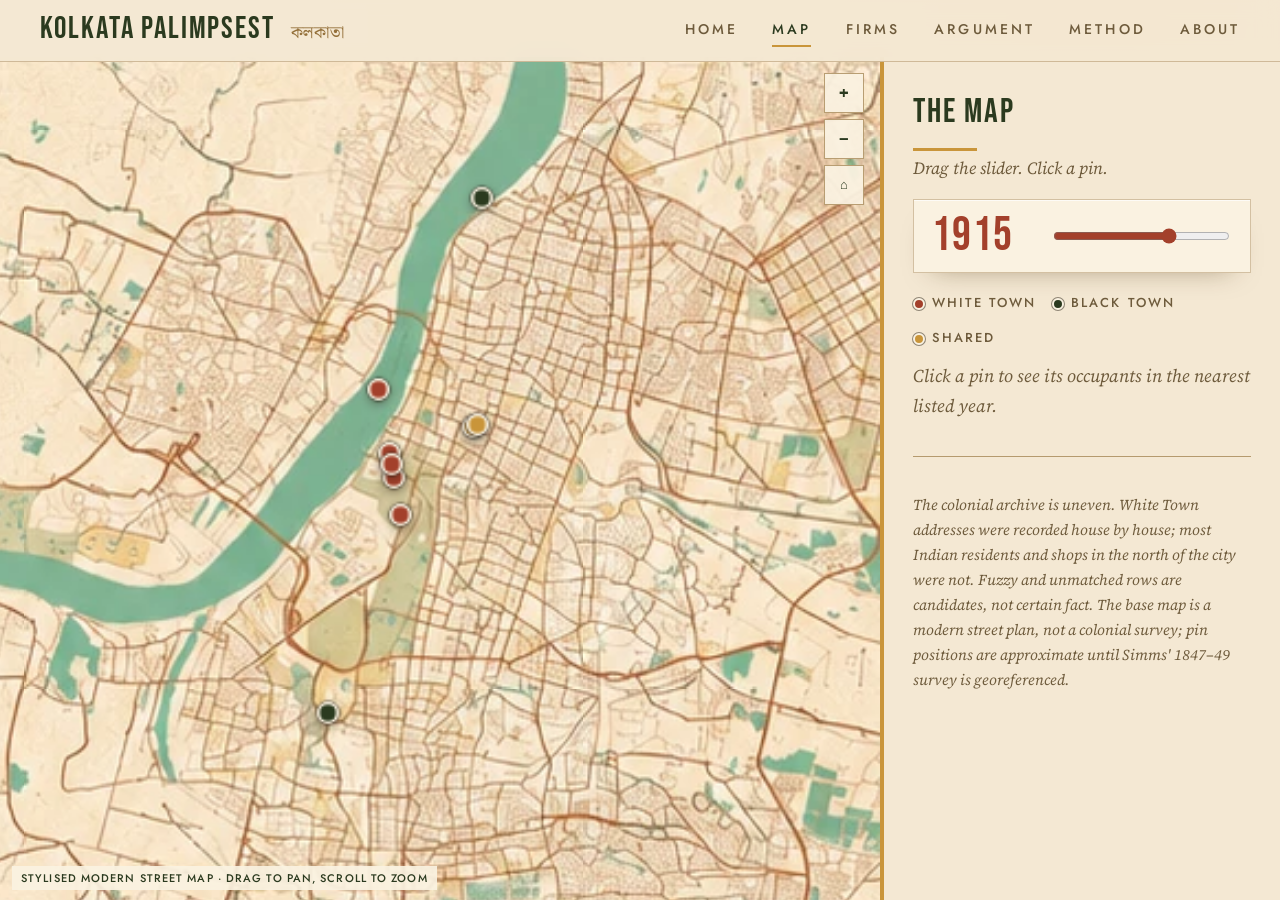
<file: web/map.html>
<!doctype html>
<html lang="en">
<head>
  <meta charset="utf-8">
  <title>Map — Kolkata Palimpsest</title>
  <meta name="viewport" content="width=device-width, initial-scale=1">
  <link rel="stylesheet" href="assets/style.css?v=4">
  <style>
    html, body { height: 100%; overflow: hidden; }
    .map-wrap { position: absolute; top: 57px; right: 0; bottom: 0; left: 0; display: flex; }
    #viewport { flex: 1; position: relative; overflow: hidden; background: #e6d3a8; cursor: grab; touch-action: none; }
    #viewport.drag { cursor: grabbing; }
    #stage { position: absolute; left: 0; top: 0; transform-origin: 0 0; will-change: transform; }
    #stage img { display: block; width: 1060px; height: 1484px; max-width: none; user-select: none; -webkit-user-drag: none; }

    .pin { position: absolute; width: 22px; height: 22px; border-radius: 50%; cursor: pointer;
      transform: translate(-50%, -50%) scale(var(--inv, 1)); border: 3px solid #faf2e1;
      box-shadow: 0 0 0 1.5px rgba(42,34,22,.55), 0 4px 10px rgba(42,34,22,.45); transition: box-shadow .15s; }
    .pin:hover, .pin.on { box-shadow: 0 0 0 2px #2b3a1f, 0 0 0 6px rgba(250,242,225,.9), 0 6px 14px rgba(42,34,22,.5); z-index: 5; }
    .pin.White  { background: var(--terra); }
    .pin.Black  { background: var(--green); }
    .pin.shared { background: var(--gold); }
    .pin .tip { display: none; position: absolute; left: 50%; bottom: 155%; transform: translateX(-50%); white-space: nowrap;
      font: 500 12px/1 var(--sans); letter-spacing: .08em; background: var(--green); color: var(--paper); padding: 6px 9px; }
    .pin:hover .tip { display: block; }

    .zoom { position: absolute; right: 16px; top: 16px; display: flex; flex-direction: column; gap: 6px; z-index: 10; }
    .zoom button { width: 40px; height: 40px; font: 400 24px var(--display); color: var(--green); cursor: pointer;
      background: rgba(250,242,225,.94); border: 1px solid var(--hair-2); }
    .zoom button:hover { background: var(--green); color: var(--paper); }
    .credit { position: absolute; left: 12px; bottom: 10px; z-index: 10; font: 500 11px var(--sans); letter-spacing: .1em; text-transform: uppercase; color: var(--green); background: rgba(250,242,225,.92); padding: 4px 9px; }

    #side { width: 400px; padding: 1.5em 1.6em; overflow: auto; background: var(--paper); border-left: 4px solid var(--gold); }
    #side h2 { margin: 0 0 .1em; font-size: 1.9em; padding-bottom: .3em; }
    #side .sub { color: var(--ink-soft); margin-bottom: 1em; font-size: .95em; font-style: italic; }
    .slider-row { display: flex; align-items: center; gap: .9em; margin: .5em 0 1.1em; padding: .7em 1em; }
    .slider-row .year { font-family: var(--display); font-size: 2.6em; line-height: 1; min-width: 2.2em; color: var(--terra); letter-spacing: .03em; }
    input[type=range] { flex: 1; }
    .legend { font: 500 .72em var(--sans); letter-spacing: .16em; text-transform: uppercase; color: var(--ink-soft); margin: .4em 0 1.1em; display: flex; gap: 1.2em; flex-wrap: wrap; }
    .legend i { display: inline-block; width: 12px; height: 12px; border-radius: 50%; vertical-align: middle; margin-right: 7px; border: 2px solid var(--card); box-shadow: 0 0 0 1px rgba(42,34,22,.5); }
    #panel > em { color: var(--ink-soft); }
    .firm { margin: .5em 0 .9em; padding: .7em .95em; background: var(--card); border: 1px solid var(--hair); border-left: 3px solid var(--gold); }
    .firm b { display: block; font-family: var(--serif); font-weight: 600; font-size: 1.05em; color: var(--green); }
    .firm small { color: var(--ink-soft); }
    .yearhead { font: 600 .7em var(--sans); letter-spacing: .2em; text-transform: uppercase; color: var(--brown); margin: 1.1em 0 .4em; }
    @media (max-width: 800px) { .map-wrap { flex-direction: column; top: 92px; } #side { width: 100%; max-height: 45vh; } }
  </style>
</head>
<body>

<header class="top">
  <a href="index.html" class="brand"><b>Kolkata Palimpsest</b><span>কলকাতা</span></a>
  <nav class="top-nav">
    <a href="index.html">Home</a>
    <a href="map.html" aria-current="page">Map</a>
    <a href="firms.html">Firms</a>
    <a href="argument.html">Argument</a>
    <a href="method.html">Method</a>
    <a href="about.html">About</a>
  </nav>
</header>

<div class="map-wrap">
  <div id="viewport">
    <div id="stage">
      <img id="mapimg" src="assets/kolkata-map.webp?v=1" alt="Vintage-style map of Kolkata and the Hooghly river" draggable="false">
    </div>
    <div class="zoom">
      <button id="zin" aria-label="Zoom in">+</button>
      <button id="zout" aria-label="Zoom out">−</button>
      <button id="zreset" aria-label="Reset view" style="font-size:13px">⌂</button>
    </div>
    <div class="credit">Stylised modern street map · drag to pan, scroll to zoom</div>
  </div>

  <aside id="side">
    <h2>The Map</h2>
    <div class="sub">Drag the slider. Click a pin.</div>
    <div class="slider-row">
      <span class="year" id="y">1915</span>
      <input type="range" id="slider" min="1850" max="1947" step="1" value="1915">
    </div>
    <div class="legend">
      <span><i style="background:var(--terra)"></i>White Town</span>
      <span><i style="background:var(--green)"></i>Black Town</span>
      <span><i style="background:var(--gold)"></i>Shared</span>
    </div>
    <div id="panel"><em>Click a pin to see its occupants in the nearest listed year.</em></div>
    <hr class="rule">
    <div style="font-size:.84em; color:var(--ink-soft); font-style:italic;">
      The colonial archive is uneven. White Town addresses were recorded house by house; most Indian residents and shops in the north of the city were not. Fuzzy and unmatched rows are candidates, not certain fact. The base map is a modern street plan, not a colonial survey; pin positions are approximate until Simms' 1847–49 survey is georeferenced.
    </div>
  </aside>
</div>

<script>
/* ---- calibration: image pixel <-> lat/lon (approximate, adjust here) ----
   Two anchors read off the image: the Salt Lake grid and the Hooghly narrows at Howrah Bridge.
   Mercator: px/deg lon is constant; px/deg lat = KX / cos(lat). */
const REF = { px: 640, py: 830, lon: 88.415, lat: 22.585 };
const KX  = 3380;
const KY  = KX / Math.cos(22.58 * Math.PI / 180);
const toPx = (lon, lat) => [ REF.px + (lon - REF.lon) * KX, REF.py + (REF.lat - lat) * KY ];

const vp = document.getElementById('viewport'), stage = document.getElementById('stage');
const IMG_W = 1060, IMG_H = 1484;
let S = 1.7, TX = 0, TY = 0;
const MIN = 0.55, MAX = 5;

function apply() {
  stage.style.transform = `translate(${TX}px,${TY}px) scale(${S})`;
  stage.style.setProperty('--inv', 1 / S);
}
function clamp() {
  const w = vp.clientWidth, h = vp.clientHeight;
  TX = Math.min(w * .5, Math.max(w * .5 - IMG_W * S, TX));
  TY = Math.min(h * .5, Math.max(h * .5 - IMG_H * S, TY));
}
function centerOn(lon, lat, scale) {
  S = scale; const [px, py] = toPx(lon, lat);
  TX = vp.clientWidth / 2 - px * S; TY = vp.clientHeight / 2 - py * S; clamp(); apply();
}
function zoomAt(cx, cy, f) {
  const n = Math.min(MAX, Math.max(MIN, S * f)); f = n / S;
  TX = cx - (cx - TX) * f; TY = cy - (cy - TY) * f; S = n; clamp(); apply();
}
const home = () => centerOn(88.357, 22.560, 2.2);

vp.addEventListener('wheel', e => { e.preventDefault(); const r = vp.getBoundingClientRect();
  zoomAt(e.clientX - r.left, e.clientY - r.top, e.deltaY < 0 ? 1.18 : 1 / 1.18); }, { passive: false });
let drag = null;
vp.addEventListener('pointerdown', e => { if (e.target.closest('.pin,.zoom')) return;
  drag = { x: e.clientX, y: e.clientY, tx: TX, ty: TY }; vp.classList.add('drag'); vp.setPointerCapture(e.pointerId); });
vp.addEventListener('pointermove', e => { if (!drag) return;
  TX = drag.tx + e.clientX - drag.x; TY = drag.ty + e.clientY - drag.y; clamp(); apply(); });
const end = () => { drag = null; vp.classList.remove('drag'); };
vp.addEventListener('pointerup', end); vp.addEventListener('pointercancel', end);
const mid = () => [vp.clientWidth / 2, vp.clientHeight / 2];
document.getElementById('zin').onclick = () => zoomAt(...mid(), 1.4);
document.getElementById('zout').onclick = () => zoomAt(...mid(), 1 / 1.4);
document.getElementById('zreset').onclick = home;
let touched = false;
['wheel', 'pointerdown'].forEach(t => vp.addEventListener(t, () => { touched = true; }, { passive: true }));
document.querySelectorAll('.zoom button').forEach(b => b.addEventListener('click', () => { touched = true; }));
window.addEventListener('resize', () => { if (!touched) home(); else { clamp(); apply(); } });
if (window.ResizeObserver) new ResizeObserver(() => { if (!touched) home(); }).observe(vp);

/* ---- pins from buildings.geojson ---- */
let currentFeat, pinEls = [];
fetch('../data/geo/buildings.geojson?v=' + Date.now()).then(r => r.json()).then(j => {
  j.features.forEach(f => {
    const [lon, lat] = f.geometry.coordinates, [px, py] = toPx(lon, lat);
    const p = f.properties, el = document.createElement('div');
    el.className = 'pin ' + p.town; el.style.left = px + 'px'; el.style.top = py + 'px';
    el.innerHTML = `<span class="tip">${p.street} · ${p.house_no}</span>`;
    el.addEventListener('click', ev => { ev.stopPropagation();
      pinEls.forEach(x => x.classList.remove('on')); el.classList.add('on'); show(p); });
    stage.appendChild(el); pinEls.push(el);
  });
});
const img = document.getElementById('mapimg');
(img.complete ? Promise.resolve() : new Promise(r => img.onload = r)).then(home);

/* ---- year slider + panel ---- */
const slider = document.getElementById('slider'), yLbl = document.getElementById('y');
slider.oninput = () => { yLbl.textContent = slider.value; if (currentFeat) show(currentFeat); };
function show(props) {
  currentFeat = props;
  const occ = typeof props.occupants === 'string' ? JSON.parse(props.occupants) : props.occupants;
  const years = Object.keys(occ).map(Number).sort();
  const y = +slider.value;
  const nearest = years.filter(x => x <= y).pop() ?? years[0];
  let h = `<h3 style="margin:.2em 0 .5em;font-family:var(--display);font-weight:400;font-size:1.9em;letter-spacing:.05em;color:var(--green)">${props.street} · No. ${props.house_no}</h3>`;
  h += `<span class="pill ${props.town}">${props.town} Town</span>`;
  h += `<div class="yearhead">Shown year ${nearest} · available ${years.join(', ')}</div>`;
  const list = occ[nearest] || [];
  if (!list.length) h += `<p><em>No listing for ${nearest}.</em></p>`;
  for (const f of list) {
    h += `<div class="firm"><b>${f.firm}</b>`;
    if (f.match) h += ` <span class="pill ${f.match}">${f.match}</span>`;
    const bits = [f.trade, f.note, f.source && 'src: ' + f.source].filter(Boolean);
    if (bits.length) h += `<br><small>${bits.join(' · ')}</small>`;
    h += `</div>`;
  }
  document.getElementById('panel').innerHTML = h;
}
</script>
</body>
</html>
</file>
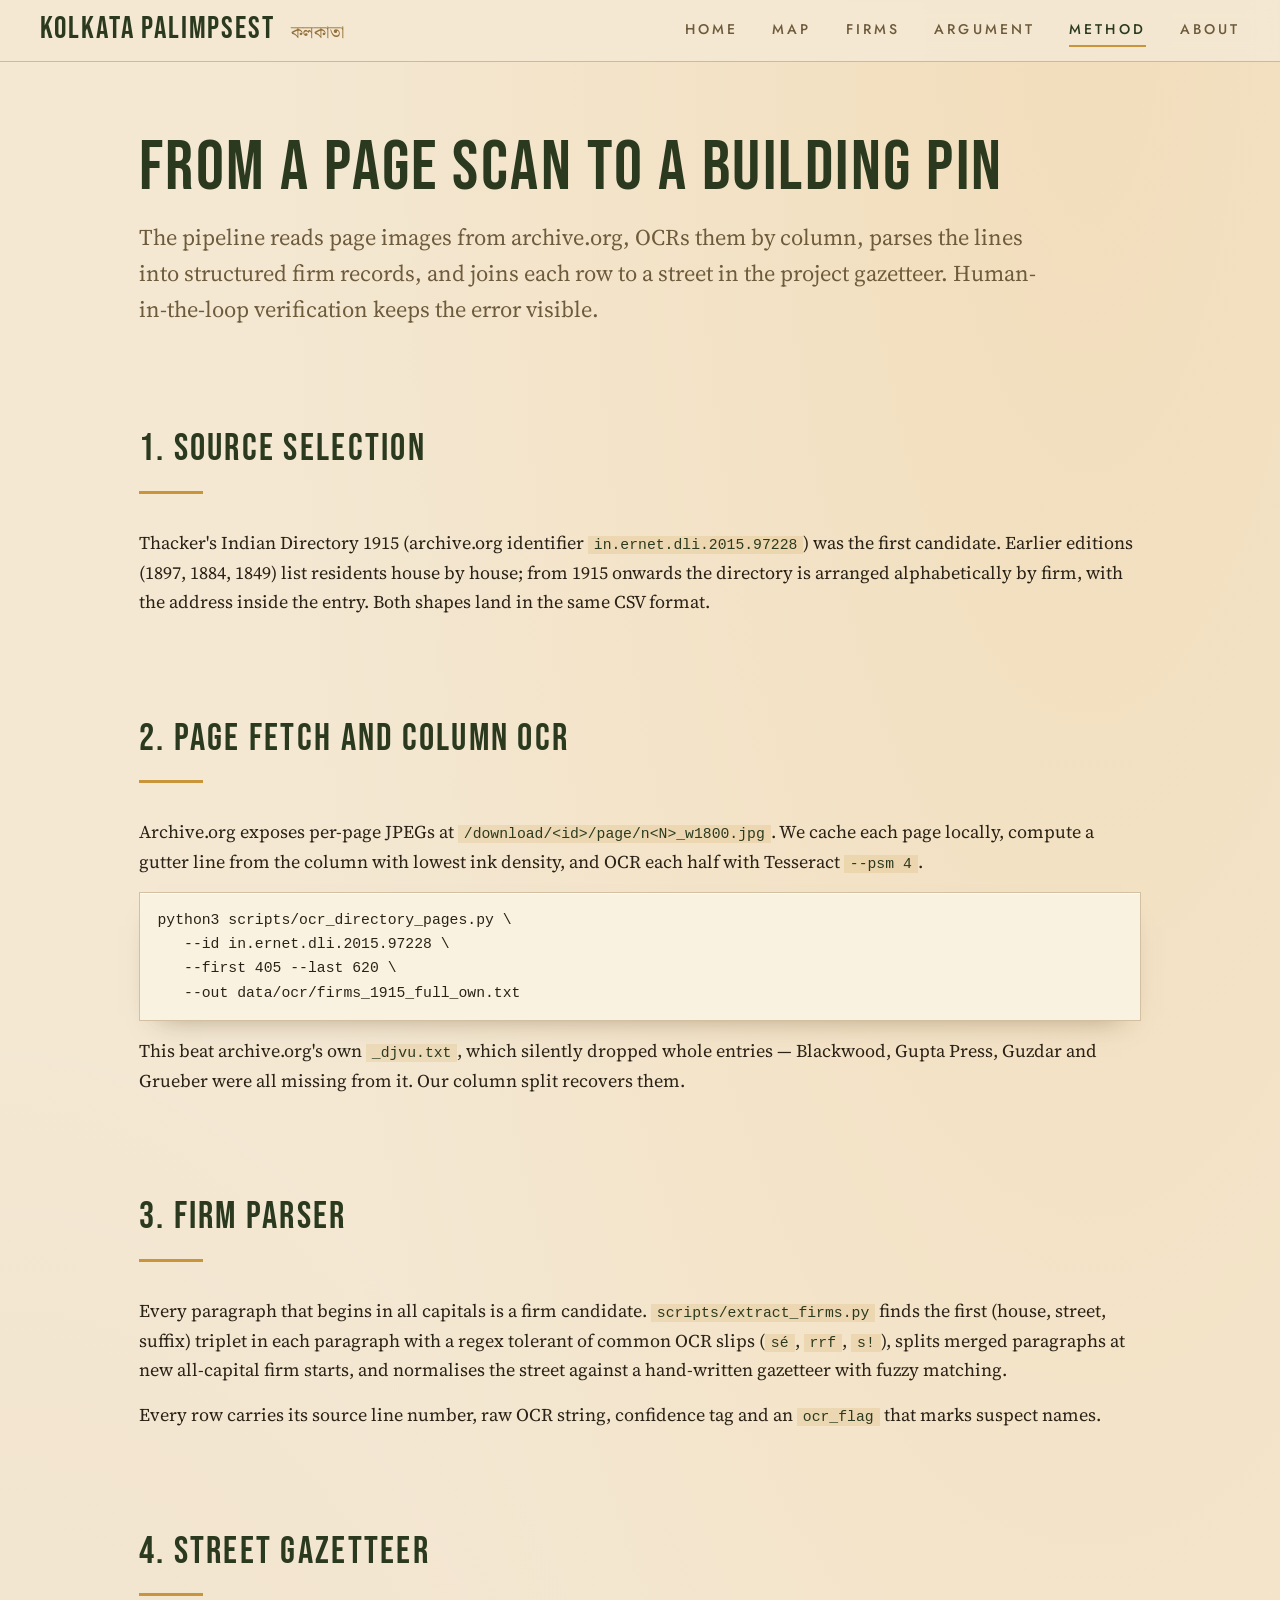
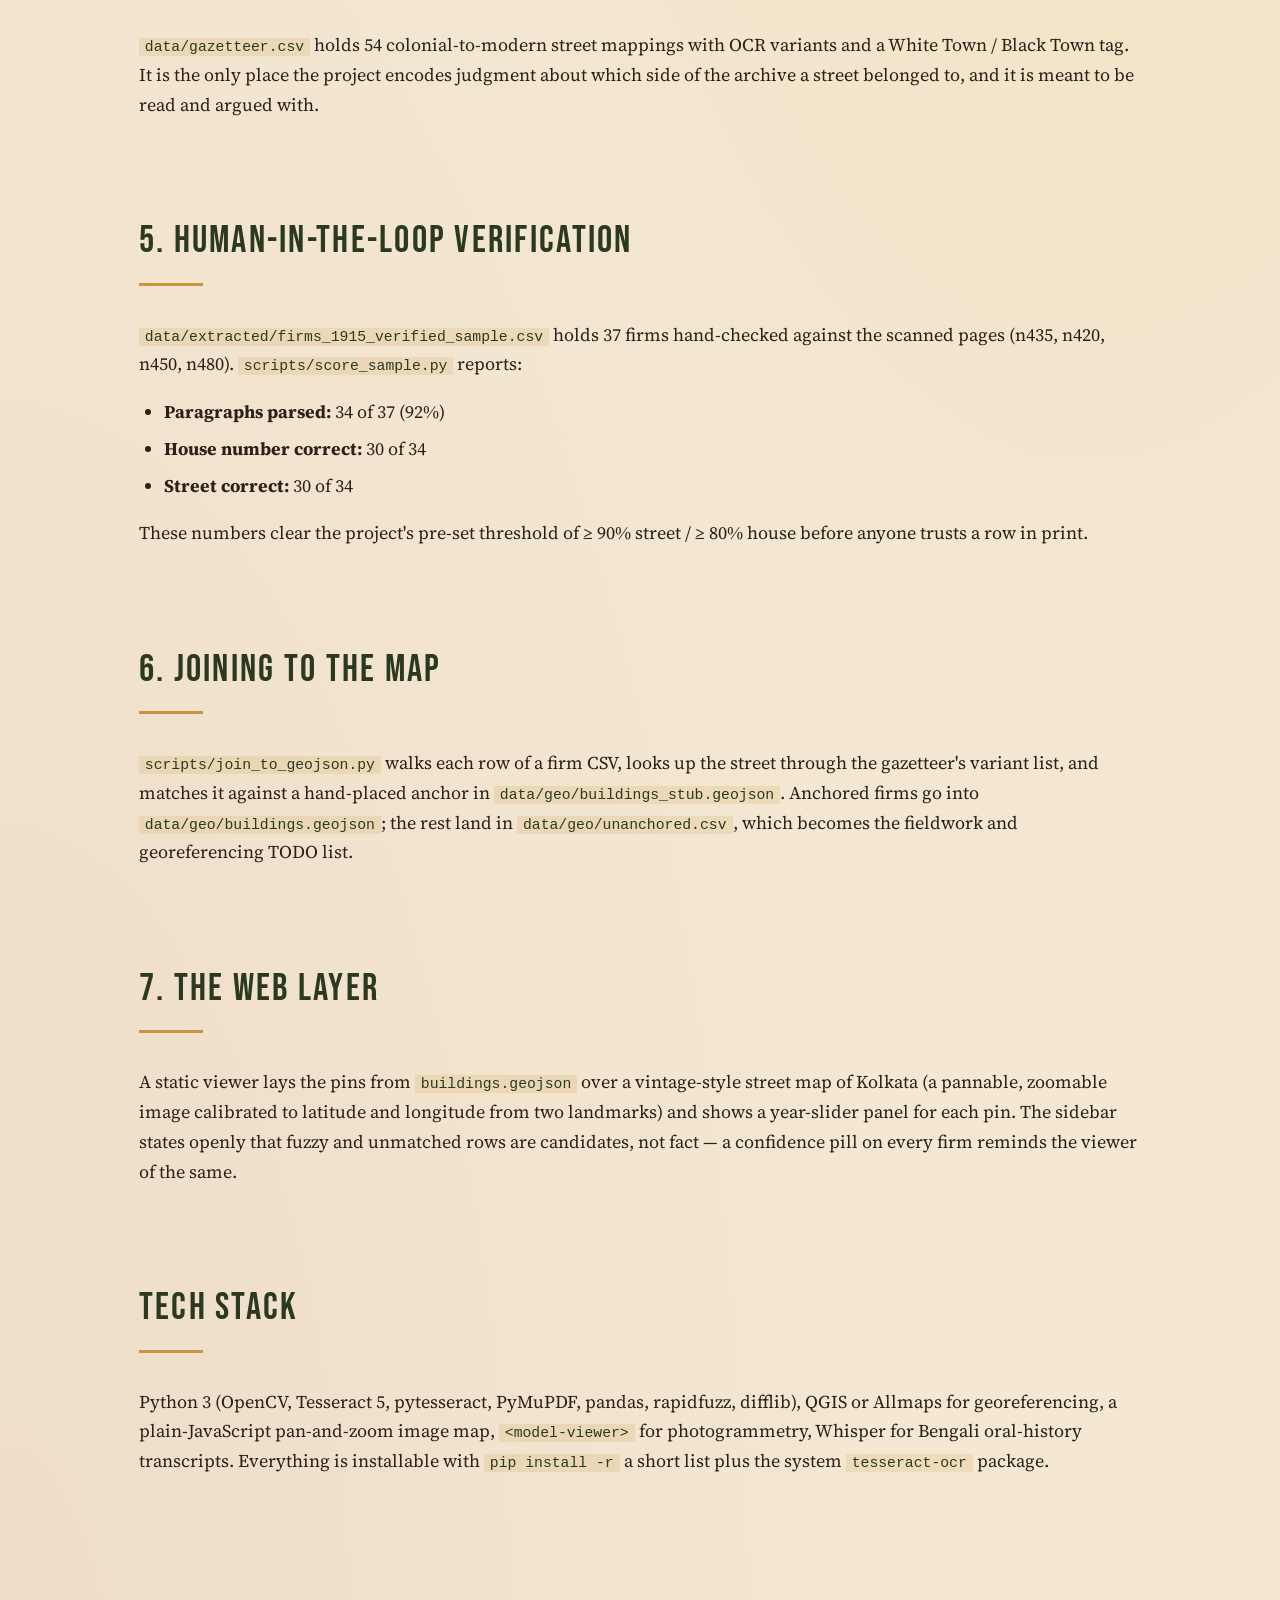
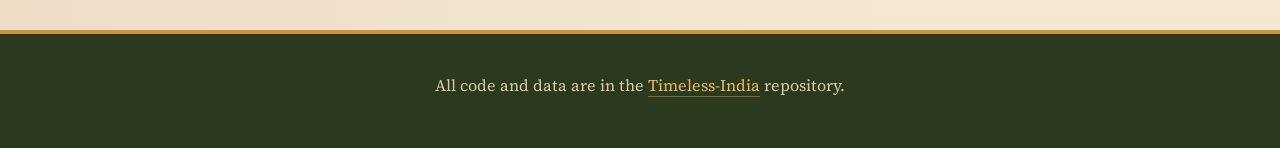
<file: web/method.html>
<!doctype html>
<html lang="en">
<head>
  <meta charset="utf-8">
  <title>Method — Kolkata Palimpsest</title>
  <meta name="viewport" content="width=device-width, initial-scale=1">
  <link rel="stylesheet" href="assets/style.css?v=4">
</head>
<body>

<header class="top">
  <a href="index.html" class="brand"><b>Kolkata Palimpsest</b><span>কলকাতা</span></a>
  <nav class="top-nav">
    <a href="index.html">Home</a>
    <a href="map.html">Map</a>
    <a href="firms.html">Firms</a>
    <a href="argument.html">Argument</a>
    <a href="method.html" aria-current="page">Method</a>
    <a href="about.html">About</a>
  </nav>
</header>

<main class="page">

  <h1 class="glass-title sm">From a page scan to a building pin</h1>
  <p class="lead">The pipeline reads page images from archive.org, OCRs them by column, parses the lines into structured firm records, and joins each row to a street in the project gazetteer. Human-in-the-loop verification keeps the error visible.</p>

  <h2>1. Source selection</h2>
  <p>Thacker's Indian Directory 1915 (archive.org identifier <code>in.ernet.dli.2015.97228</code>) was the first candidate. Earlier editions (1897, 1884, 1849) list residents house by house; from 1915 onwards the directory is arranged alphabetically by firm, with the address inside the entry. Both shapes land in the same CSV format.</p>

  <h2>2. Page fetch and column OCR</h2>
  <p>Archive.org exposes per-page JPEGs at <code>/download/&lt;id&gt;/page/n&lt;N&gt;_w1800.jpg</code>. We cache each page locally, compute a gutter line from the column with lowest ink density, and OCR each half with Tesseract <code>--psm 4</code>.</p>
  <pre>python3 scripts/ocr_directory_pages.py \
   --id in.ernet.dli.2015.97228 \
   --first 405 --last 620 \
   --out data/ocr/firms_1915_full_own.txt</pre>
  <p>This beat archive.org's own <code>_djvu.txt</code>, which silently dropped whole entries — Blackwood, Gupta Press, Guzdar and Grueber were all missing from it. Our column split recovers them.</p>

  <h2>3. Firm parser</h2>
  <p>Every paragraph that begins in all capitals is a firm candidate. <code>scripts/extract_firms.py</code> finds the first (house, street, suffix) triplet in each paragraph with a regex tolerant of common OCR slips (<code>sé</code>, <code>rrf</code>, <code>s!</code>), splits merged paragraphs at new all-capital firm starts, and normalises the street against a hand-written gazetteer with fuzzy matching.</p>
  <p>Every row carries its source line number, raw OCR string, confidence tag and an <code>ocr_flag</code> that marks suspect names.</p>

  <h2>4. Street gazetteer</h2>
  <p><code>data/gazetteer.csv</code> holds 54 colonial-to-modern street mappings with OCR variants and a White Town / Black Town tag. It is the only place the project encodes judgment about which side of the archive a street belonged to, and it is meant to be read and argued with.</p>

  <h2>5. Human-in-the-loop verification</h2>
  <p><code>data/extracted/firms_1915_verified_sample.csv</code> holds 37 firms hand-checked against the scanned pages (n435, n420, n450, n480). <code>scripts/score_sample.py</code> reports:</p>
  <ul>
    <li><strong>Paragraphs parsed:</strong> 34 of 37 (92%)</li>
    <li><strong>House number correct:</strong> 30 of 34</li>
    <li><strong>Street correct:</strong> 30 of 34</li>
  </ul>
  <p>These numbers clear the project's pre-set threshold of ≥ 90% street / ≥ 80% house before anyone trusts a row in print.</p>

  <h2>6. Joining to the map</h2>
  <p><code>scripts/join_to_geojson.py</code> walks each row of a firm CSV, looks up the street through the gazetteer's variant list, and matches it against a hand-placed anchor in <code>data/geo/buildings_stub.geojson</code>. Anchored firms go into <code>data/geo/buildings.geojson</code>; the rest land in <code>data/geo/unanchored.csv</code>, which becomes the fieldwork and georeferencing TODO list.</p>

  <h2>7. The web layer</h2>
  <p>A static viewer lays the pins from <code>buildings.geojson</code> over a vintage-style street map of Kolkata (a pannable, zoomable image calibrated to latitude and longitude from two landmarks) and shows a year-slider panel for each pin. The sidebar states openly that fuzzy and unmatched rows are candidates, not fact — a confidence pill on every firm reminds the viewer of the same.</p>

  <h2>Tech stack</h2>
  <p>Python 3 (OpenCV, Tesseract 5, pytesseract, PyMuPDF, pandas, rapidfuzz, difflib), QGIS or Allmaps for georeferencing, a plain-JavaScript pan-and-zoom image map, <code>&lt;model-viewer&gt;</code> for photogrammetry, Whisper for Bengali oral-history transcripts. Everything is installable with <code>pip install -r</code> a short list plus the system <code>tesseract-ocr</code> package.</p>

</main>

<footer>
  All code and data are in the <a href="https://github.com/suvanwit25100-rgb/Timeless-India">Timeless-India</a> repository.
</footer>

</body>
</html>
</file>
<file: web/assets/style.css>
/* Kolkata Palimpsest — golden-hour Kolkata: parchment, sun, forest green, temple terracotta
   Fonts (kept to three + one script):
   - Bebas Neue      display headings, numerals (echoes the tall KOLKATA lettering)
   - Jost            tracked small-caps labels, nav, buttons (echoes the caption type)
   - Source Serif 4  running text and tables
   - Noto Serif Bengali  the কলকাতা accent only */
@import url('https://fonts.googleapis.com/css2?family=Bebas+Neue&family=Jost:wght@400;500;600&family=Source+Serif+4:ital,opsz,wght@0,8..60,400;0,8..60,600;1,8..60,400&family=Noto+Serif+Bengali:wght@500&display=swap');

:root {
  --paper:   #f4e8d3;   /* page */
  --paper-2: #ecdcbc;   /* deeper parchment */
  --card:    #faf2e1;   /* panels */
  --ink:     #2a2216;
  --ink-soft:#6e5b3c;
  --green:   #2b3a1f;   /* KOLKATA lettering */
  --green-2: #3d5230;
  --gold:    #c9953a;   /* the sun */
  --gold-lt: #ebb867;
  --terra:   #a3402b;   /* temple dome */
  --brown:   #94703a;   /* কলকাতা */
  --hair:    rgba(148,112,58,.38);
  --hair-2:  rgba(148,112,58,.65);

  --display: 'Bebas Neue', 'Oswald', 'Arial Narrow', Impact, sans-serif;
  --sans:    'Jost', 'Avenir Next', 'Helvetica Neue', Arial, sans-serif;
  --serif:   'Source Serif 4', Georgia, 'Times New Roman', serif;
  --bn:      'Noto Serif Bengali', 'Hind Siliguri', serif;
}

* { box-sizing: border-box; }
html { scroll-behavior: smooth; }
html, body { margin: 0; padding: 0; }
body {
  font-family: var(--serif); font-size: 18px; line-height: 1.65; color: var(--ink);
  background:
    radial-gradient(ellipse at 85% 0%, rgba(235,184,103,.22), transparent 55%),
    radial-gradient(ellipse at 0% 100%, rgba(163,64,43,.07), transparent 50%),
    var(--paper);
  min-height: 100vh;
}
a { color: var(--terra); text-decoration: none; border-bottom: 1px solid rgba(163,64,43,.35); }
a:hover { color: var(--green); border-bottom-color: var(--green); }
::selection { background: var(--gold-lt); color: var(--green); }

/* ---------- navigation ---------- */
header.top {
  position: sticky; top: 0; z-index: 50;
  display: flex; align-items: center; justify-content: space-between; gap: 1em;
  padding: .75em 2.2em;
  background: rgba(244,232,211,.94);
  -webkit-backdrop-filter: blur(10px); backdrop-filter: blur(10px);
  border-bottom: 1px solid var(--hair);
}
.brand { display: inline-flex; align-items: baseline; gap: .9em; border: none; color: var(--green); }
.brand b { font-family: var(--display); font-weight: 400; font-size: 1.7em; letter-spacing: .06em; line-height: 1; }
.brand span { font-family: var(--bn); font-size: .95em; color: var(--brown); }
.brand:hover { color: var(--green); }
nav.top-nav { display: flex; gap: 1.9em; }
nav.top-nav a {
  font-family: var(--sans); font-weight: 500; font-size: .78em; letter-spacing: .22em; text-transform: uppercase;
  color: var(--ink-soft); border: none; padding: .3em 0; border-bottom: 2px solid transparent;
}
nav.top-nav a:hover { color: var(--terra); }
nav.top-nav a[aria-current] { color: var(--green); border-bottom-color: var(--gold); }

/* ---------- home: the front image, whole, nothing over it ---------- */
.front { margin: 0; background: #1c130b; border-bottom: 4px solid var(--gold); }
.front img { display: block; width: 100%; height: auto; }

/* ---------- containers ---------- */
main.page { max-width: 1060px; margin: 0 auto; padding: 3.5em 1.6em 5em; position: relative; }
main.wide { max-width: 1280px; }

/* ---------- type ---------- */
h1, h2, h3 { color: var(--green); font-weight: 400; margin: 0; }
h1, .glass-title {
  font-family: var(--display); font-size: clamp(2.8em, 7vw, 5.2em); line-height: .95; letter-spacing: .035em;
  text-transform: uppercase; margin: .15em 0 .25em; color: var(--green);
}
.glass-title.sm, h1.sm { font-size: clamp(2.4em, 5.5vw, 4em); }
h2 {
  font-family: var(--display); font-size: 2.1em; letter-spacing: .06em; text-transform: uppercase;
  margin: 2.4em 0 .9em; padding-bottom: .35em; position: relative;
}
h2::after { content: ""; position: absolute; left: 0; bottom: 0; width: 64px; height: 3px; background: var(--gold); }
h3 { font-family: var(--sans); font-weight: 600; font-size: 1.05em; letter-spacing: .12em; text-transform: uppercase; margin: 1.6em 0 .4em; color: var(--terra); }
.eyebrow { font-family: var(--sans); font-weight: 500; letter-spacing: .3em; font-size: .76em; text-transform: uppercase; color: var(--brown); }
.eyebrow::after { content: ""; display: block; width: 44px; height: 1px; background: var(--brown); margin-top: .9em; }
.lead { font-size: 1.25em; line-height: 1.6; color: var(--ink-soft); max-width: 40em; margin: .4em 0 1.6em; }
p { margin: .85em 0; }
ul, ol { padding-left: 1.4em; } li { margin: .4em 0; }

/* a large soft sun behind the opening block */
.sunny::before {
  content: ""; position: absolute; z-index: -1; right: -90px; top: 10px; width: 420px; height: 420px; border-radius: 50%;
  background: radial-gradient(circle at 40% 40%, rgba(235,184,103,.55), rgba(235,184,103,.18) 65%, transparent 72%);
}

/* ---------- panels ---------- */
.card, .stat, .aside, pre, .slider-row, .filters {
  background: var(--card); border: 1px solid var(--hair);
  box-shadow: 0 1px 0 rgba(255,255,255,.7) inset, 0 14px 28px -20px rgba(70,45,10,.5);
}
.cta { margin-top: 1.5em; display: flex; gap: .9em; flex-wrap: wrap; }
.btn {
  font-family: var(--sans); font-weight: 500; letter-spacing: .2em; text-transform: uppercase; font-size: .8em;
  padding: .95em 1.7em; color: var(--paper); background: var(--green); border: 1px solid var(--green); cursor: pointer;
}
.btn:hover { background: var(--terra); border-color: var(--terra); color: var(--paper); }
.btn.ghost { background: transparent; color: var(--green); border-color: var(--green); }
.btn.ghost:hover { background: var(--green); color: var(--paper); border-color: var(--green); }

.cards { display: grid; grid-template-columns: repeat(auto-fit, minmax(290px, 1fr)); gap: 1.4em; margin: 1.6em 0; }
.card { padding: 1.6em 1.6em 1.3em; display: flex; flex-direction: column; border-top: 3px solid var(--gold); color: var(--ink); transition: transform .18s, box-shadow .18s, border-color .18s; }
.card:hover { transform: translateY(-3px); border-top-color: var(--terra); box-shadow: 0 18px 30px -18px rgba(70,45,10,.55); color: var(--ink); }
.card h3 { margin: 0 0 .35em; font-family: var(--display); font-weight: 400; font-size: 1.9em; letter-spacing: .06em; color: var(--green); text-transform: uppercase; }
.card p { margin: .2em 0; color: var(--ink-soft); font-size: .95em; }
.card .more { margin-top: auto; padding-top: 1.1em; font-family: var(--sans); font-weight: 500; letter-spacing: .2em; font-size: .72em; color: var(--terra); text-transform: uppercase; }

.stats { display: grid; grid-template-columns: repeat(auto-fit, minmax(170px, 1fr)); gap: 1.2em; margin: 2em 0; }
.stat { text-align: center; padding: 1.1em .8em 1em; }
.stat .n { font-family: var(--display); font-size: 3.4em; line-height: 1; color: var(--terra); letter-spacing: .03em; }
.stat .k { font-family: var(--sans); font-weight: 500; font-size: .68em; letter-spacing: .22em; text-transform: uppercase; color: var(--ink-soft); margin-top: .5em; }

.aside { padding: 1.3em 1.6em; margin: 1.6em 0; border-left: 4px solid var(--gold); color: var(--ink-soft); font-style: italic; }
.aside strong { color: var(--green); font-style: normal; }
hr.rule { border: none; border-top: 1px solid var(--hair-2); margin: 2em 0; }
code, pre { font-family: 'SF Mono', Menlo, Consolas, monospace; font-size: .82em; }
code { background: rgba(201,149,58,.16); padding: 1px 6px; color: var(--green); }
pre { padding: 1em 1.2em; overflow-x: auto; }

/* ---------- ledger tables ---------- */
table.ledger { width: 100%; border-collapse: collapse; font-size: .95em; margin: 1.4em 0; }
table.ledger th, table.ledger td { padding: .65em .8em; border-bottom: 1px solid var(--hair); text-align: left; vertical-align: top; }
table.ledger th { font-family: var(--sans); font-weight: 600; font-size: .68em; letter-spacing: .2em; text-transform: uppercase; color: var(--brown); border-bottom: 2px solid var(--gold); }
table.ledger tbody tr:hover td { background: rgba(235,184,103,.16); }

/* ---------- tags (confidence + town) ---------- */
.pill {
  display: inline-block; padding: 1px 9px; font-size: .6em; vertical-align: middle; border: 1px solid;
  font-family: var(--sans); font-weight: 600; letter-spacing: .16em; text-transform: uppercase;
}
.pill.exact     { color: var(--green); border-color: var(--green-2); background: rgba(61,82,48,.1); }
.pill.fuzzy     { color: #7a5412; border-color: var(--gold); border-style: dashed; background: rgba(235,184,103,.25); }
.pill.unmatched { color: var(--paper); background: var(--terra); border-color: var(--terra); }
.pill.White     { color: var(--paper); background: var(--terra); border-color: var(--terra); }
.pill.Black     { color: var(--paper); background: var(--green); border-color: var(--green); }
.pill.shared    { color: #3a2a08; background: var(--gold-lt); border-color: var(--gold); }

/* ---------- bars ---------- */
.bar-row { display: flex; align-items: center; gap: 1em; margin: .45em 0; }
.bar-row .label { flex: 0 0 190px; font-size: .95em; }
.bar-row .bar { flex: 1; height: 20px; background: rgba(148,112,58,.1); border: 1px solid var(--hair); }
.bar-row .bar > span { display: block; height: 100%; }
.bar-row .count { flex: 0 0 48px; text-align: right; font-variant-numeric: tabular-nums; color: var(--ink-soft); }
.bar-row.White .bar > span  { background: var(--terra); }
.bar-row.Black .bar > span  { background: var(--green); }
.bar-row.shared .bar > span { background: var(--gold); }

/* ---------- footer ---------- */
footer { margin-top: 3em; padding: 2.4em 1.5em 3em; text-align: center; background: var(--green); color: #d9ccb0; font-size: .9em; border-top: 4px solid var(--gold); }
footer a { color: var(--gold-lt); border-bottom-color: rgba(235,184,103,.4); }
footer a:hover { color: #fff; border-bottom-color: #fff; }
footer .fine { color: #a79c82; font-style: italic; font-size: .88em; margin-top: .5em; }
footer .bn { font-family: var(--bn); color: var(--gold-lt); font-size: 1.3em; display: block; margin-bottom: .3em; }

/* ---------- form controls ---------- */
input, select {
  font-family: var(--serif); font-size: 1em; color: var(--ink); padding: .6em .85em;
  background: #fffaf0; border: 1px solid var(--hair-2); border-radius: 0; outline: none;
}
input:focus, select:focus { border-color: var(--terra); box-shadow: 0 0 0 3px rgba(163,64,43,.15); }
input::placeholder { color: #a8946f; }
input[type=range] { accent-color: var(--terra); padding: 0; }

@media (max-width: 800px) {
  header.top { flex-direction: column; gap: .4em; padding: .7em 1em; }
  nav.top-nav { gap: 1.1em; flex-wrap: wrap; justify-content: center; }
  .bar-row .label { flex-basis: 120px; font-size: .85em; }
  .sunny::before { display: none; }
}
</file>
